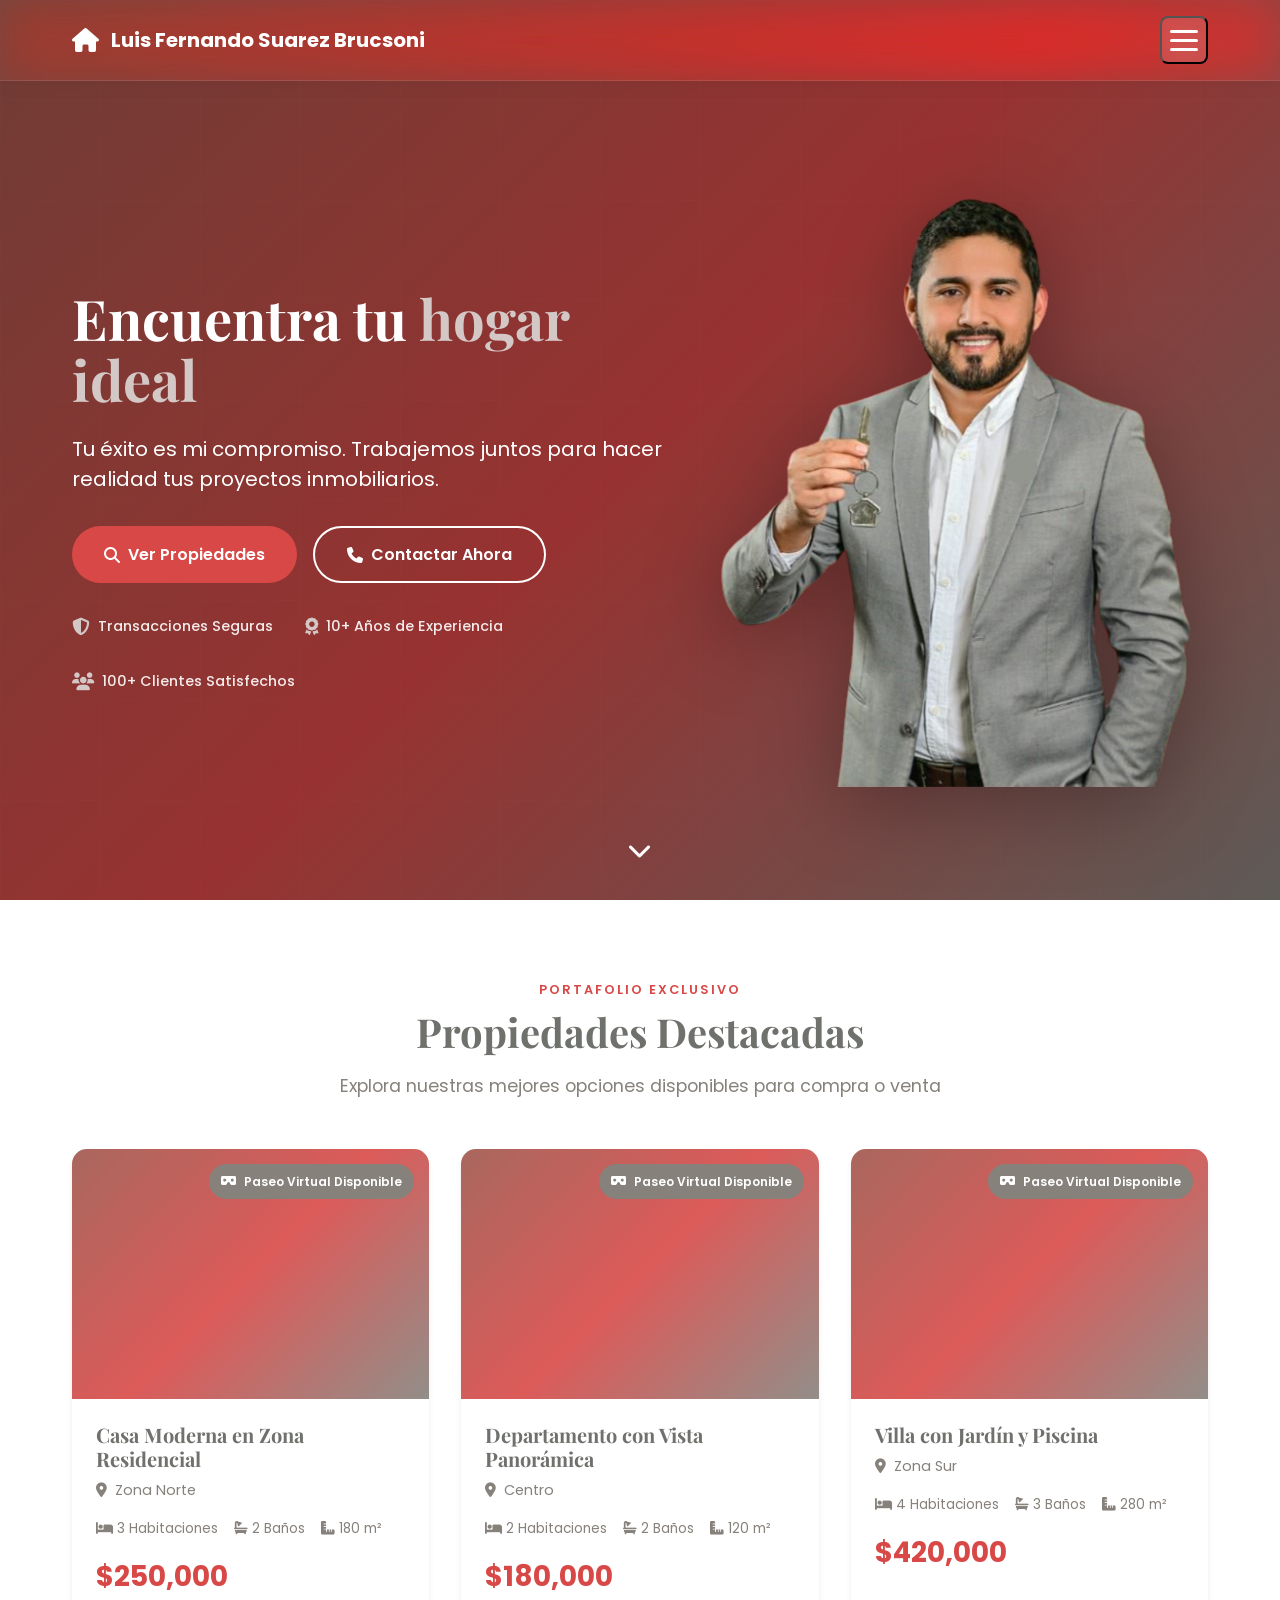
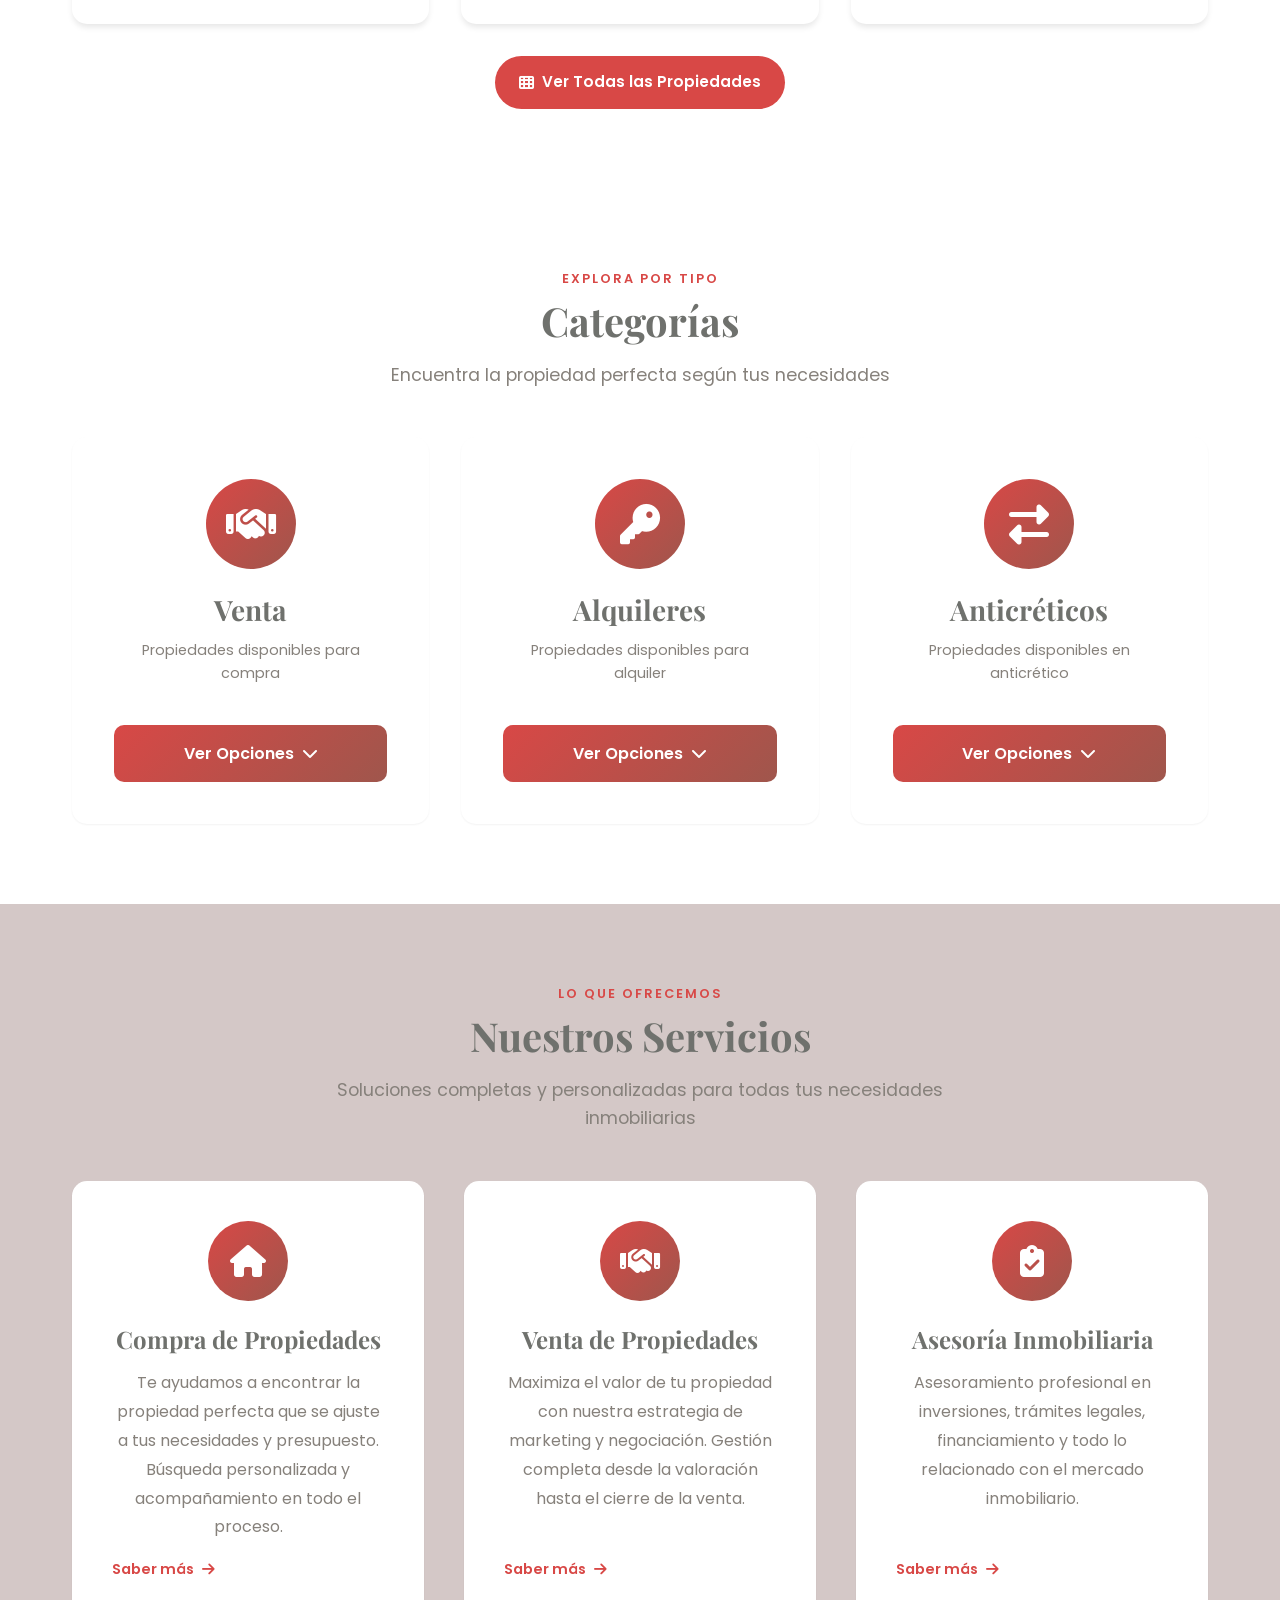
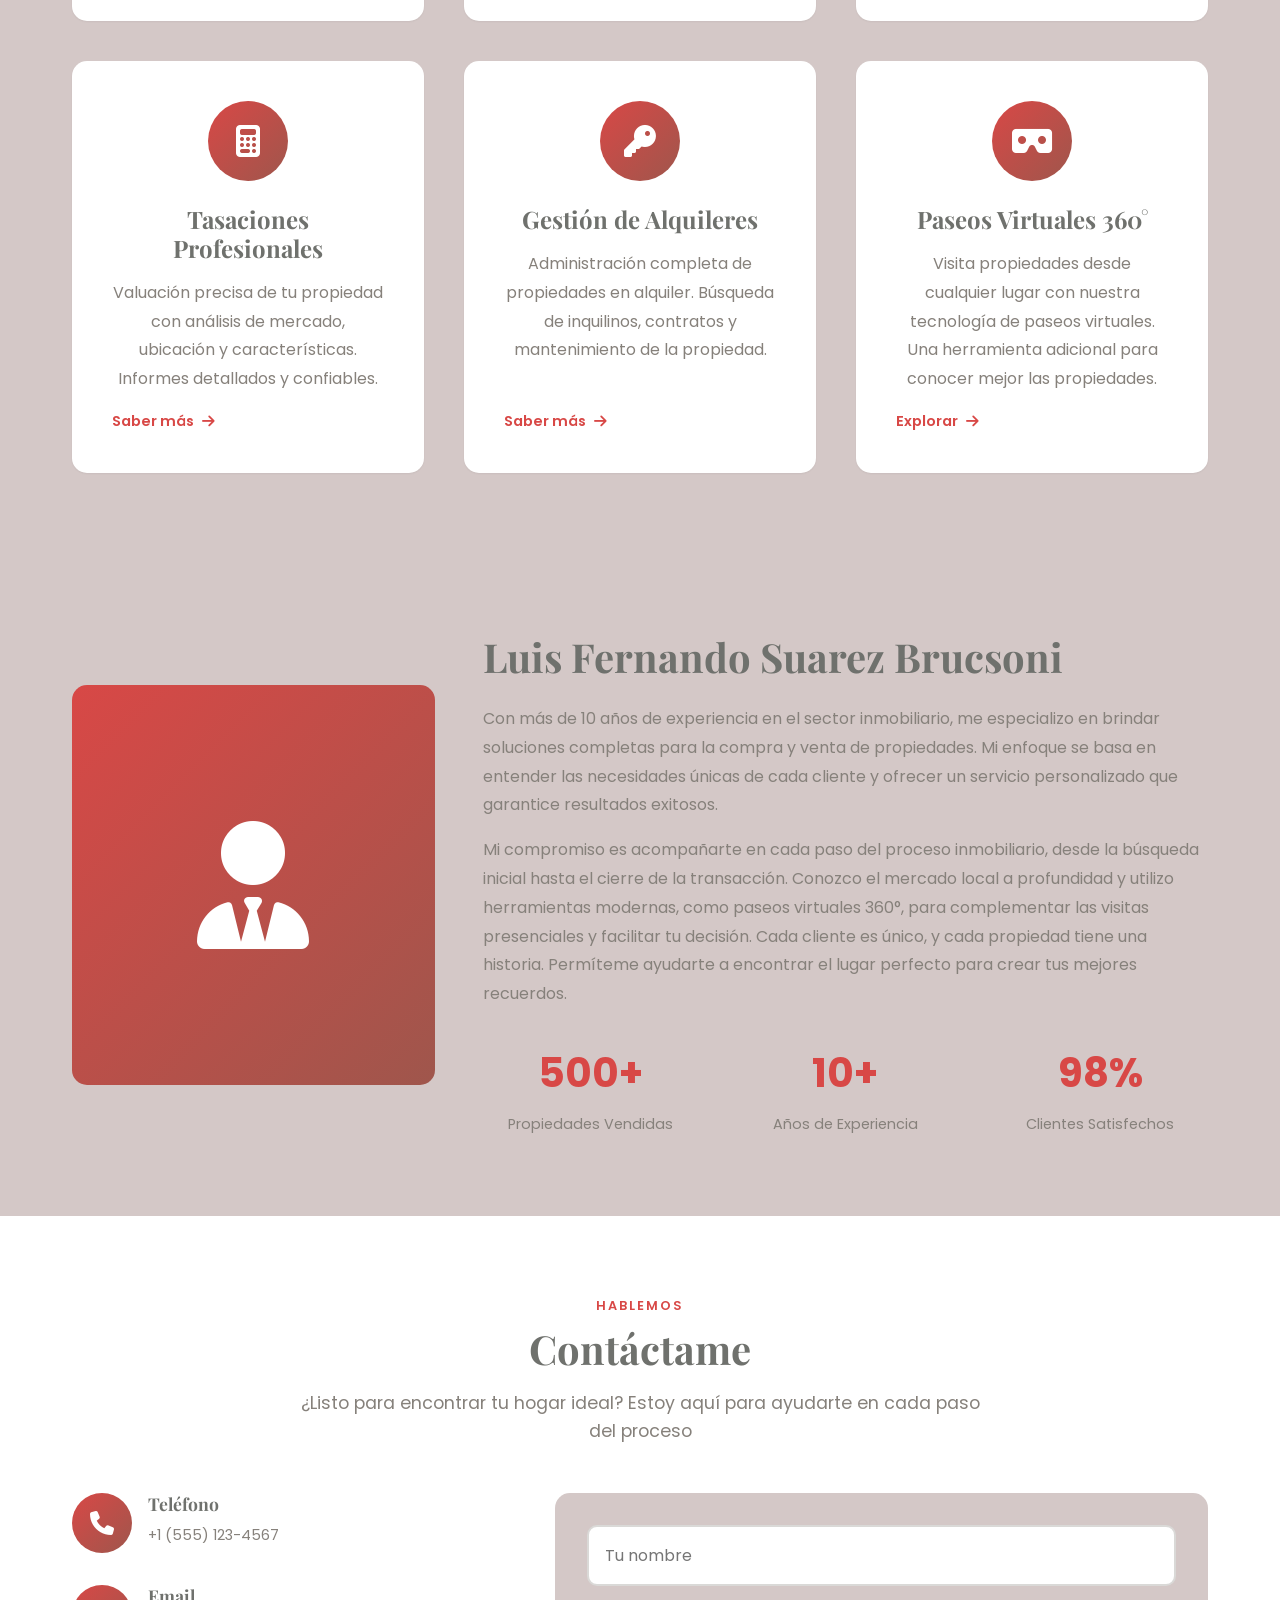
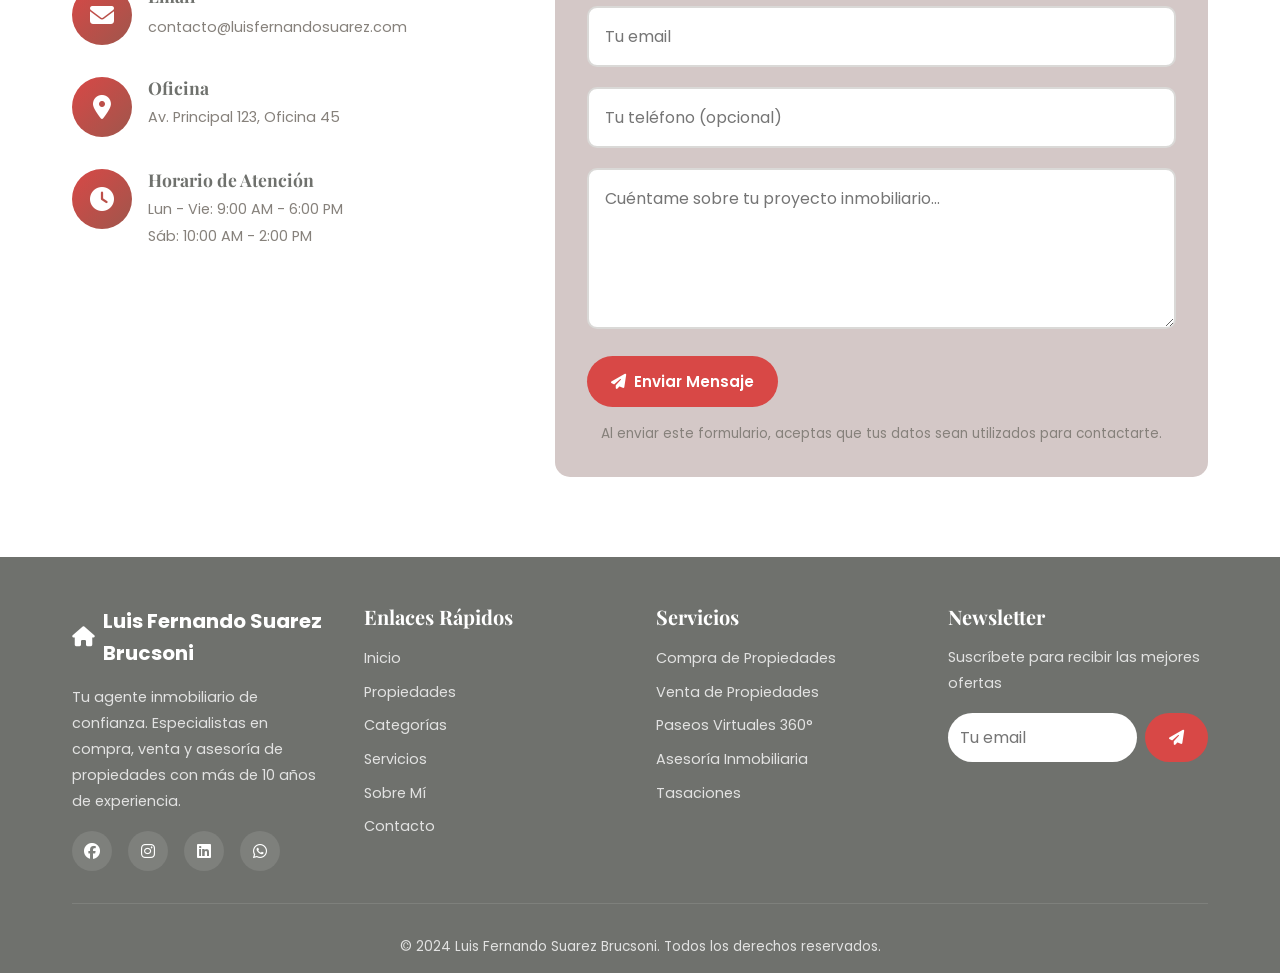
<file: docs/index.html>
<!DOCTYPE html>
<html lang="es">
<head>
    <meta charset="UTF-8">
    <meta name="viewport" content="width=device-width, initial-scale=1.0, maximum-scale=5.0, user-scalable=yes, viewport-fit=cover">
    <meta name="description" content="Luis Fernando Suarez Brucsoni - Agente Inmobiliario profesional. Compra, venta y asesoría de propiedades. Encuentra tu hogar ideal con el mejor servicio">
    <title>Luis Fernando Suarez Brucsoni - Agente Inmobiliario | Compra y Venta de Propiedades</title>
    
    <!-- iOS Safari Meta Tags -->
    <meta name="apple-mobile-web-app-capable" content="yes">
    <meta name="apple-mobile-web-app-status-bar-style" content="black-translucent">
    <meta name="apple-mobile-web-app-title" content="Luis F. Suarez">
    <meta name="format-detection" content="telephone=no">
    
    <!-- Prevent text size adjustment on iOS -->
    <meta name="apple-touch-fullscreen" content="yes">
    
    <!-- Google Fonts -->
    <link rel="preconnect" href="https://fonts.googleapis.com">
    <link rel="preconnect" href="https://fonts.gstatic.com" crossorigin>
    <link href="https://fonts.googleapis.com/css2?family=Poppins:wght@300;400;500;600;700;800&family=Playfair+Display:wght@400;600;700&display=swap" rel="stylesheet">
    
    <!-- Font Awesome -->
    <link rel="stylesheet" href="https://cdnjs.cloudflare.com/ajax/libs/font-awesome/6.4.0/css/all.min.css">
    
    <!-- CSS -->
    <link rel="stylesheet" href="static/css/style.css">
    <style>
        .sr-only {
            position: absolute;
            width: 1px;
            height: 1px;
            padding: 0;
            margin: -1px;
            overflow: hidden;
            clip: rect(0, 0, 0, 0);
            white-space: nowrap;
            border-width: 0;
        }
    </style>
</head>
<body>
    <!-- Navigation -->
    <!-- El navbar se carga dinámicamente desde components/navbar.html -->
    <div id="navbar-placeholder"></div>
    <!-- Hero Section -->
    <section id="inicio" class="hero">
        <div class="hero-overlay"></div>
        <div class="hero-content">
            <div class="container">
                <div class="hero-wrapper">
                    <div class="hero-text">
                <h1 class="hero-title">
                            Encuentra tu <span class="highlight">hogar ideal</span> </h1>
                        <p class="hero-subdescription">
                            Tu éxito es mi compromiso. Trabajemos juntos para hacer realidad tus proyectos inmobiliarios.
                </p>
                <div class="hero-buttons">
                            <a href="#propiedades" class="btn btn-primary" aria-label="Explorar propiedades disponibles">
                                <i class="fas fa-search" aria-hidden="true"></i> Ver Propiedades
                    </a>
                            <a href="#contacto" class="btn btn-secondary" aria-label="Contactar ahora">
                                <i class="fas fa-phone" aria-hidden="true"></i> Contactar Ahora
                    </a>
                </div>
                        <div class="hero-trust-badges">
                            <div class="trust-badge">
                                <i class="fas fa-shield-alt" aria-hidden="true"></i>
                                <span>Transacciones Seguras</span>
            </div>
                            <div class="trust-badge">
                                <i class="fas fa-award" aria-hidden="true"></i>
                                <span>10+ Años de Experiencia</span>
        </div>
                            <div class="trust-badge">
                                <i class="fas fa-users" aria-hidden="true"></i>
                                <span>100+ Clientes Satisfechos</span>
        </div>
            </div>
                    </div>
                    <div class="hero-image-wrapper">
                        <img src="static/images/SFDP_Nano_SosteniendoLlave.png" alt="Luis Fernando Suarez Brucsoni - Agente Inmobiliario" class="hero-agent-image">
                    </div>
                </div>
            </div>
        </div>
        <a href="#servicios" class="scroll-indicator" aria-label="Desplazarse a la siguiente sección">
            <i class="fas fa-chevron-down" aria-hidden="true"></i>
        </a>
    </section>

    <!-- Properties Section -->
    <section id="propiedades" class="properties">
        <div class="container">
            <div class="section-header">
                <span class="section-label">Portafolio exclusivo</span>
                <h2 class="section-title">Propiedades Destacadas</h2>
                <p class="section-subtitle">Explora nuestras mejores opciones disponibles para compra o venta</p>
            </div>
            <div class="properties-grid">
                <a href="Inmueble.html?id=1" class="property-card" style="text-decoration: none; color: inherit;">
                    <div class="property-image">
                        <div class="virtual-badge" aria-label="Paseo virtual disponible">
                            <i class="fas fa-vr-cardboard" aria-hidden="true"></i> Paseo Virtual Disponible
                        </div>
                        <div class="property-overlay">
                            <span class="btn-view">
                                <i class="fas fa-info-circle" aria-hidden="true"></i> Ver Detalles
                            </span>
                        </div>
                    </div>
                    <div class="property-info">
                        <h3>Casa Moderna en Zona Residencial</h3>
                        <p class="property-location">
                            <i class="fas fa-map-marker-alt" aria-hidden="true"></i> Zona Norte
                        </p>
                        <div class="property-details">
                            <span><i class="fas fa-bed" aria-hidden="true"></i> 3 Habitaciones</span>
                            <span><i class="fas fa-bath" aria-hidden="true"></i> 2 Baños</span>
                            <span><i class="fas fa-ruler-combined" aria-hidden="true"></i> 180 m²</span>
                        </div>
                        <div class="property-price">$250,000</div>
                    </div>
                </a>
                <a href="Inmueble.html?id=2" class="property-card" style="text-decoration: none; color: inherit;">
                    <div class="property-image">
                        <div class="virtual-badge" aria-label="Paseo virtual disponible">
                            <i class="fas fa-vr-cardboard" aria-hidden="true"></i> Paseo Virtual Disponible
                        </div>
                        <div class="property-overlay">
                            <span class="btn-view">
                                <i class="fas fa-info-circle" aria-hidden="true"></i> Ver Detalles
                            </span>
                        </div>
                    </div>
                    <div class="property-info">
                        <h3>Departamento con Vista Panorámica</h3>
                        <p class="property-location">
                            <i class="fas fa-map-marker-alt"></i> Centro
                        </p>
                        <div class="property-details">
                            <span><i class="fas fa-bed"></i> 2 Habitaciones</span>
                            <span><i class="fas fa-bath"></i> 2 Baños</span>
                            <span><i class="fas fa-ruler-combined"></i> 120 m²</span>
                        </div>
                        <div class="property-price">$180,000</div>
                    </div>
                </a>
                <a href="Portafolio.html" class="property-card" style="text-decoration: none; color: inherit;">
                    <div class="property-image">
                        <div class="virtual-badge" aria-label="Paseo virtual disponible">
                            <i class="fas fa-vr-cardboard" aria-hidden="true"></i> Paseo Virtual Disponible
                        </div>
                        <div class="property-overlay">
                            <span class="btn-view">
                                <i class="fas fa-th" aria-hidden="true"></i> Ver Más Propiedades
                            </span>
                        </div>
                    </div>
                    <div class="property-info">
                        <h3>Villa con Jardín y Piscina</h3>
                        <p class="property-location">
                            <i class="fas fa-map-marker-alt"></i> Zona Sur
                        </p>
                        <div class="property-details">
                            <span><i class="fas fa-bed"></i> 4 Habitaciones</span>
                            <span><i class="fas fa-bath"></i> 3 Baños</span>
                            <span><i class="fas fa-ruler-combined"></i> 280 m²</span>
                        </div>
                        <div class="property-price">$420,000</div>
                    </div>
                </a>
            </div>
            <div class="properties-cta">
                <a href="Portafolio.html" class="btn btn-primary" aria-label="Ver todas las propiedades disponibles">
                    <i class="fas fa-th" aria-hidden="true"></i> Ver Todas las Propiedades
                </a>
            </div>
        </div>
    </section>

    <!-- Categories Section -->
    <section id="categorias" class="categories">
        <div class="container">
            <div class="section-header">
                <span class="section-label">Explora por tipo</span>
                <h2 class="section-title">Categorías</h2>
                <p class="section-subtitle">Encuentra la propiedad perfecta según tus necesidades</p>
            </div>
            <div class="categories-grid">
                <div class="category-card" data-category="venta">
                    <div class="category-icon">
                        <i class="fas fa-handshake" aria-hidden="true"></i>
                    </div>
                    <h3>Venta</h3>
                    <p>Propiedades disponibles para compra</p>
                    <div class="category-subcategories" id="subcategories-venta">
                        <a href="Portafolio.html?categoria=venta&subcategoria=familias" class="subcategory-btn" aria-label="Ver propiedades en venta para familias">
                            <i class="fas fa-home" aria-hidden="true"></i> Para Familias
                        </a>
                        <a href="Portafolio.html?categoria=venta&subcategoria=empresas" class="subcategory-btn" aria-label="Ver propiedades en venta para empresas">
                            <i class="fas fa-building" aria-hidden="true"></i> Para Empresas
                        </a>
                        <a href="Portafolio.html?categoria=venta&subcategoria=invertir" class="subcategory-btn" aria-label="Ver propiedades en venta para invertir">
                            <i class="fas fa-chart-line" aria-hidden="true"></i> Para Invertir
                        </a>
                        <a href="Portafolio.html?categoria=venta" class="subcategory-btn" aria-label="Ver todas las propiedades en venta">
                            <i class="fas fa-th" aria-hidden="true"></i> Todos
                        </a>
                        <a href="Portafolio.html?categoria=venta" class="subcategory-btn" aria-label="Ver otras opciones en venta">
                            <i class="fas fa-ellipsis-h" aria-hidden="true"></i> Otros
                        </a>
                    </div>
                    <button class="category-toggle" aria-label="Ver opciones de venta" aria-expanded="false">
                        <span class="toggle-text">Ver Opciones</span>
                        <i class="fas fa-chevron-down" aria-hidden="true"></i>
                    </button>
                </div>
                <div class="category-card" data-category="alquileres">
                    <div class="category-icon">
                        <i class="fas fa-key" aria-hidden="true"></i>
                    </div>
                    <h3>Alquileres</h3>
                    <p>Propiedades disponibles para alquiler</p>
                    <div class="category-subcategories" id="subcategories-alquileres">
                        <a href="Portafolio.html?categoria=alquiler&subcategoria=familias" class="subcategory-btn" aria-label="Ver propiedades en alquiler para familias">
                            <i class="fas fa-home" aria-hidden="true"></i> Para Familias
                        </a>
                        <a href="Portafolio.html?categoria=alquiler&subcategoria=empresas" class="subcategory-btn" aria-label="Ver propiedades en alquiler para empresas">
                            <i class="fas fa-building" aria-hidden="true"></i> Para Empresas
                        </a>
                        <a href="Portafolio.html?categoria=alquiler&subcategoria=invertir" class="subcategory-btn" aria-label="Ver propiedades en alquiler para invertir">
                            <i class="fas fa-chart-line" aria-hidden="true"></i> Para Invertir
                        </a>
                        <a href="Portafolio.html?categoria=alquiler" class="subcategory-btn" aria-label="Ver todas las propiedades en alquiler">
                            <i class="fas fa-th" aria-hidden="true"></i> Todos
                        </a>
                        <a href="Portafolio.html?categoria=alquiler" class="subcategory-btn" aria-label="Ver otras opciones en alquiler">
                            <i class="fas fa-ellipsis-h" aria-hidden="true"></i> Otros
                        </a>
                    </div>
                    <button class="category-toggle" aria-label="Ver opciones de alquileres" aria-expanded="false">
                        <span class="toggle-text">Ver Opciones</span>
                        <i class="fas fa-chevron-down" aria-hidden="true"></i>
                    </button>
                </div>
                <div class="category-card" data-category="anticreticos">
                    <div class="category-icon">
                        <i class="fas fa-exchange-alt" aria-hidden="true"></i>
                    </div>
                    <h3>Anticréticos</h3>
                    <p>Propiedades disponibles en anticrético</p>
                    <div class="category-subcategories" id="subcategories-anticreticos">
                        <a href="Portafolio.html?categoria=anticretico&subcategoria=familias" class="subcategory-btn" aria-label="Ver propiedades en anticrético para familias">
                            <i class="fas fa-home" aria-hidden="true"></i> Para Familias
                        </a>
                        <a href="Portafolio.html?categoria=anticretico&subcategoria=empresas" class="subcategory-btn" aria-label="Ver propiedades en anticrético para empresas">
                            <i class="fas fa-building" aria-hidden="true"></i> Para Empresas
                        </a>
                        <a href="Portafolio.html?categoria=anticretico&subcategoria=invertir" class="subcategory-btn" aria-label="Ver propiedades en anticrético para invertir">
                            <i class="fas fa-chart-line" aria-hidden="true"></i> Para Invertir
                        </a>
                        <a href="Portafolio.html?categoria=anticretico" class="subcategory-btn" aria-label="Ver todas las propiedades en anticrético">
                            <i class="fas fa-th" aria-hidden="true"></i> Todos
                        </a>
                        <a href="Portafolio.html?categoria=anticretico" class="subcategory-btn" aria-label="Ver otras opciones en anticrético">
                            <i class="fas fa-ellipsis-h" aria-hidden="true"></i> Otros
                        </a>
                    </div>
                    <button class="category-toggle" aria-label="Ver opciones de anticréticos" aria-expanded="false">
                        <span class="toggle-text">Ver Opciones</span>
                        <i class="fas fa-chevron-down" aria-hidden="true"></i>
                    </button>
                </div>
            </div>
        </div>
    </section>

    <!-- Services Section -->
    <section id="servicios" class="features">
        <div class="container">
            <div class="section-header">
                <span class="section-label">Lo que ofrecemos</span>
                <h2 class="section-title">Nuestros Servicios</h2>
                <p class="section-subtitle">Soluciones completas y personalizadas para todas tus necesidades inmobiliarias</p>
            </div>
            <div class="features-grid">
                <div class="feature-card">
                    <div class="feature-icon">
                        <i class="fas fa-home" aria-hidden="true"></i>
                    </div>
                    <h3>Compra de Propiedades</h3>
                    <p>Te ayudamos a encontrar la propiedad perfecta que se ajuste a tus necesidades y presupuesto. Búsqueda personalizada y acompañamiento en todo el proceso.</p>
                    <a href="#contacto" class="feature-link" aria-label="Solicitar información sobre compra de propiedades">
                        Saber más <i class="fas fa-arrow-right" aria-hidden="true"></i>
                    </a>
                </div>
                <div class="feature-card">
                    <div class="feature-icon">
                        <i class="fas fa-handshake" aria-hidden="true"></i>
                    </div>
                    <h3>Venta de Propiedades</h3>
                    <p>Maximiza el valor de tu propiedad con nuestra estrategia de marketing y negociación. Gestión completa desde la valoración hasta el cierre de la venta.</p>
                    <a href="#contacto" class="feature-link" aria-label="Solicitar información sobre venta de propiedades">
                        Saber más <i class="fas fa-arrow-right" aria-hidden="true"></i>
                    </a>
                </div>
                <div class="feature-card">
                    <div class="feature-icon">
                        <i class="fas fa-clipboard-check" aria-hidden="true"></i>
                    </div>
                    <h3>Asesoría Inmobiliaria</h3>
                    <p>Asesoramiento profesional en inversiones, trámites legales, financiamiento y todo lo relacionado con el mercado inmobiliario.</p>
                    <a href="#contacto" class="feature-link" aria-label="Solicitar asesoría inmobiliaria">
                        Saber más <i class="fas fa-arrow-right" aria-hidden="true"></i>
                    </a>
                </div>
                <div class="feature-card">
                    <div class="feature-icon">
                        <i class="fas fa-calculator" aria-hidden="true"></i>
                    </div>
                    <h3>Tasaciones Profesionales</h3>
                    <p>Valuación precisa de tu propiedad con análisis de mercado, ubicación y características. Informes detallados y confiables.</p>
                    <a href="#contacto" class="feature-link" aria-label="Solicitar tasación profesional">
                        Saber más <i class="fas fa-arrow-right" aria-hidden="true"></i>
                    </a>
                </div>
                <div class="feature-card">
                    <div class="feature-icon">
                        <i class="fas fa-key" aria-hidden="true"></i>
                    </div>
                    <h3>Gestión de Alquileres</h3>
                    <p>Administración completa de propiedades en alquiler. Búsqueda de inquilinos, contratos y mantenimiento de la propiedad.</p>
                    <a href="#contacto" class="feature-link" aria-label="Solicitar información sobre gestión de alquileres">
                        Saber más <i class="fas fa-arrow-right" aria-hidden="true"></i>
                    </a>
                </div>
                <div class="feature-card">
                    <div class="feature-icon">
                        <i class="fas fa-vr-cardboard" aria-hidden="true"></i>
                    </div>
                    <h3>Paseos Virtuales 360°</h3>
                    <p>Visita propiedades desde cualquier lugar con nuestra tecnología de paseos virtuales. Una herramienta adicional para conocer mejor las propiedades.</p>
                    <a href="#propiedades" class="feature-link" aria-label="Ver propiedades con paseos virtuales">
                        Explorar <i class="fas fa-arrow-right" aria-hidden="true"></i>
                    </a>
                </div>
            </div>
        </div>
    </section>

   

    <!-- About Section -->
    <section id="sobre-mi" class="about">
        <div class="container">
            <div class="about-content">
                <div class="about-image">
                    <div class="about-image-placeholder">
                        <i class="fas fa-user-tie"></i>
                    </div>
                </div>
                <div class="about-text">
                    <h2 class="section-title">Luis Fernando Suarez Brucsoni</h2>
                    <p class="about-description">
                        Con más de 10 años de experiencia en el sector inmobiliario, me especializo en brindar 
                        soluciones completas para la compra y venta de propiedades. Mi enfoque se basa en 
                        entender las necesidades únicas de cada cliente y ofrecer un servicio personalizado 
                        que garantice resultados exitosos.
                    </p>
                    <p class="about-description">
                        Mi compromiso es acompañarte en cada paso del proceso inmobiliario, desde la búsqueda 
                        inicial hasta el cierre de la transacción. Conozco el mercado local a profundidad y 
                        utilizo herramientas modernas, como paseos virtuales 360°, para complementar las 
                        visitas presenciales y facilitar tu decisión. Cada cliente es único, y cada propiedad 
                        tiene una historia. Permíteme ayudarte a encontrar el lugar perfecto para crear tus mejores recuerdos.
                    </p>
                    <div class="about-stats">
                        <div class="stat-item">
                            <div class="stat-number">500+</div>
                            <div class="stat-label">Propiedades Vendidas</div>
                        </div>
                        <div class="stat-item">
                            <div class="stat-number">10+</div>
                            <div class="stat-label">Años de Experiencia</div>
                        </div>
                        <div class="stat-item">
                            <div class="stat-number">98%</div>
                            <div class="stat-label">Clientes Satisfechos</div>
                        </div>
                    </div>
                </div>
            </div>
        </div>
    </section>

    <!-- Contact Section -->
    <section id="contacto" class="contact">
        <div class="container">
            <div class="section-header">
                <span class="section-label">Hablemos</span>
                <h2 class="section-title">Contáctame</h2>
                <p class="section-subtitle">¿Listo para encontrar tu hogar ideal? Estoy aquí para ayudarte en cada paso del proceso</p>
            </div>
            <div class="contact-content">
                <div class="contact-info">
                    <div class="contact-item">
                        <div class="contact-icon">
                            <i class="fas fa-phone" aria-hidden="true"></i>
                        </div>
                        <div class="contact-details">
                            <h3>Teléfono</h3>
                            <a href="tel:+15551234567" aria-label="Llamar al teléfono">+1 (555) 123-4567</a>
                        </div>
                    </div>
                    <div class="contact-item">
                        <div class="contact-icon">
                            <i class="fas fa-envelope" aria-hidden="true"></i>
                        </div>
                        <div class="contact-details">
                            <h3>Email</h3>
                            <a href="mailto:contacto@luisfernandosuarez.com" aria-label="Enviar un email">contacto@luisfernandosuarez.com</a>
                        </div>
                    </div>
                    <div class="contact-item">
                        <div class="contact-icon">
                            <i class="fas fa-map-marker-alt" aria-hidden="true"></i>
                        </div>
                        <div class="contact-details">
                            <h3>Oficina</h3>
                            <p>Av. Principal 123, Oficina 45</p>
                        </div>
                    </div>
                    <div class="contact-item">
                        <div class="contact-icon">
                            <i class="fas fa-clock" aria-hidden="true"></i>
                        </div>
                        <div class="contact-details">
                            <h3>Horario de Atención</h3>
                            <p>Lun - Vie: 9:00 AM - 6:00 PM</p>
                            <p>Sáb: 10:00 AM - 2:00 PM</p>
                        </div>
                    </div>
                </div>
                <form class="contact-form" id="contactForm" aria-label="Formulario de contacto">
                    <div class="form-group">
                        <label for="name" class="sr-only">Nombre</label>
                        <input type="text" id="name" name="name" placeholder="Tu nombre" required aria-required="true">
                    </div>
                    <div class="form-group">
                        <label for="email" class="sr-only">Email</label>
                        <input type="email" id="email" name="email" placeholder="Tu email" required aria-required="true">
                    </div>
                    <div class="form-group">
                        <label for="phone" class="sr-only">Teléfono</label>
                        <input type="tel" id="phone" name="phone" placeholder="Tu teléfono (opcional)">
                    </div>
                    <div class="form-group">
                        <label for="message" class="sr-only">Mensaje</label>
                        <textarea id="message" name="message" rows="5" placeholder="Cuéntame sobre tu proyecto inmobiliario..." required aria-required="true"></textarea>
                    </div>
                    <button type="submit" class="btn btn-primary" aria-label="Enviar mensaje de contacto">
                        <i class="fas fa-paper-plane" aria-hidden="true"></i> Enviar Mensaje
                    </button>
                    <p class="form-privacy">Al enviar este formulario, aceptas que tus datos sean utilizados para contactarte.</p>
                </form>
            </div>
        </div>
    </section>

    <!-- Footer -->
    <footer class="footer">
        <div class="container">
            <div class="footer-content">
                <div class="footer-section">
                    <div class="footer-logo">
                        <i class="fas fa-home"></i>
                        <span>Luis Fernando Suarez Brucsoni</span>
                    </div>
                    <p>Tu agente inmobiliario de confianza. Especialistas en compra, venta y asesoría de propiedades con más de 10 años de experiencia.</p>
                    <div class="social-links">
                        <a href="#" aria-label="Síguenos en Facebook" target="_blank" rel="noopener noreferrer"><i class="fab fa-facebook" aria-hidden="true"></i></a>
                        <a href="#" aria-label="Síguenos en Instagram" target="_blank" rel="noopener noreferrer"><i class="fab fa-instagram" aria-hidden="true"></i></a>
                        <a href="#" aria-label="Conectar en LinkedIn" target="_blank" rel="noopener noreferrer"><i class="fab fa-linkedin" aria-hidden="true"></i></a>
                        <a href="#" aria-label="Contactar por WhatsApp" target="_blank" rel="noopener noreferrer"><i class="fab fa-whatsapp" aria-hidden="true"></i></a>
                    </div>
                </div>
                <div class="footer-section">
                    <h3>Enlaces Rápidos</h3>
                    <ul>
                        <li><a href="#inicio">Inicio</a></li>
                        <li><a href="#propiedades">Propiedades</a></li>
                        <li><a href="#categorias">Categorías</a></li>
                        <li><a href="#servicios">Servicios</a></li>
                        <li><a href="#sobre-mi">Sobre Mí</a></li>
                        <li><a href="#contacto">Contacto</a></li>
                    </ul>
                </div>
                <div class="footer-section">
                    <h3>Servicios</h3>
                    <ul>
                        <li><a href="#servicios">Compra de Propiedades</a></li>
                        <li><a href="#servicios">Venta de Propiedades</a></li>
                        <li><a href="#servicios">Paseos Virtuales 360°</a></li>
                        <li><a href="#servicios">Asesoría Inmobiliaria</a></li>
                        <li><a href="#servicios">Tasaciones</a></li>
                    </ul>
                </div>
                <div class="footer-section">
                    <h3>Newsletter</h3>
                    <p>Suscríbete para recibir las mejores ofertas</p>
                    <form class="newsletter-form" aria-label="Formulario de suscripción al newsletter">
                        <label for="newsletter-email" class="sr-only">Email para newsletter</label>
                        <input type="email" id="newsletter-email" placeholder="Tu email" required aria-required="true">
                        <button type="submit" class="btn btn-primary" aria-label="Suscribirse al newsletter">
                            <i class="fas fa-paper-plane" aria-hidden="true"></i>
                        </button>
                    </form>
                </div>
            </div>
            <div class="footer-bottom">
                <p>&copy; 2024 Luis Fernando Suarez Brucsoni. Todos los derechos reservados.</p>
            </div>
        </div>
    </footer>

    <!-- Back to Top Button -->
    <button id="backToTop" class="back-to-top" aria-label="Volver arriba">
        <i class="fas fa-arrow-up"></i>
    </button>

    <!-- JavaScript -->
    <script src="static/js/navbar.js"></script>
    <script src="static/js/main.js"></script>
</body>
</html>
</file>
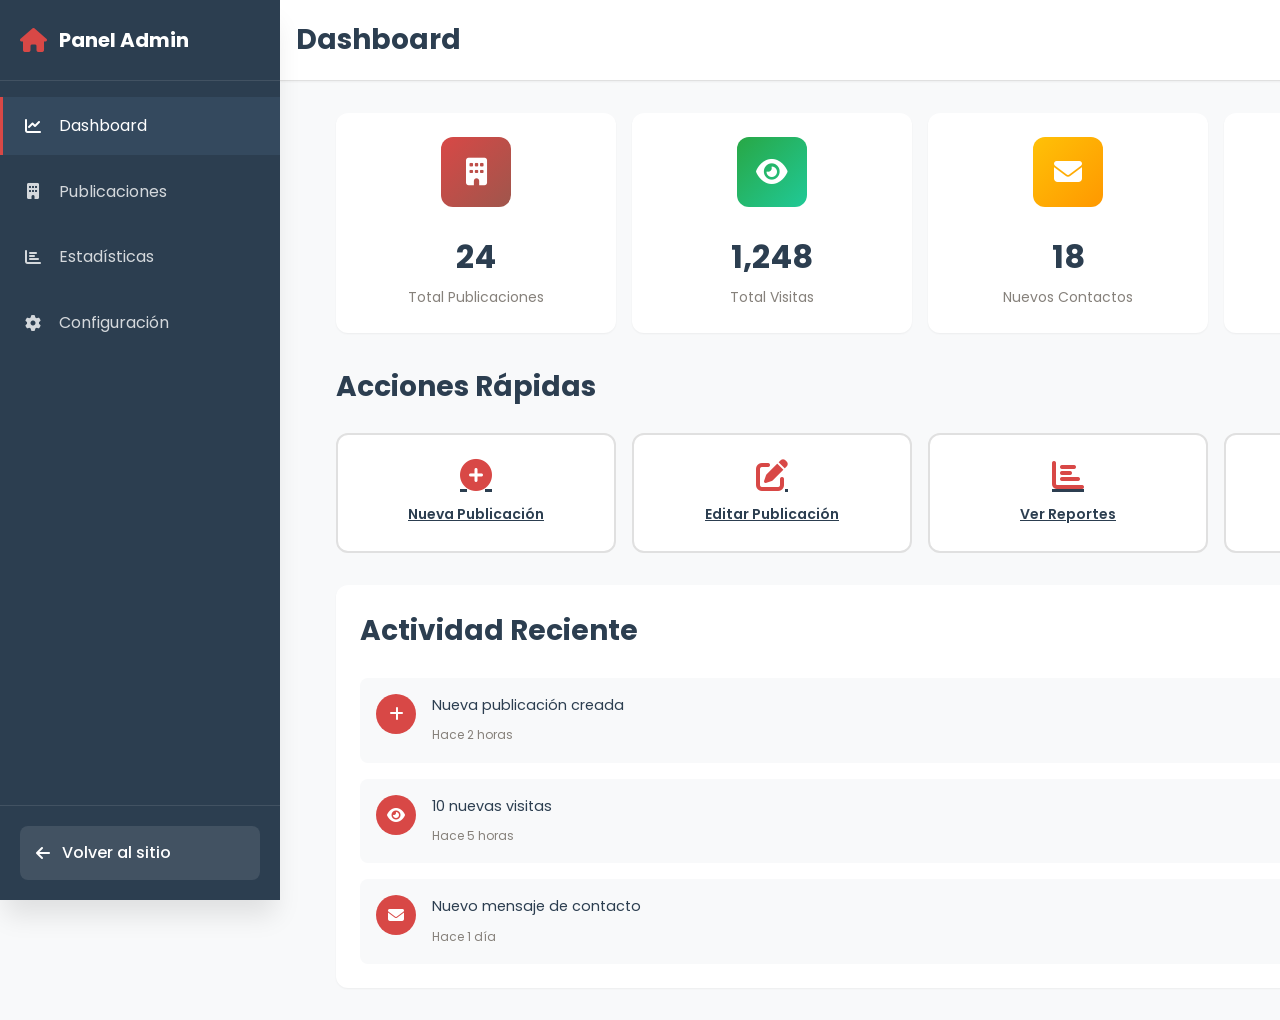
<file: docs/Panel.html>
<!DOCTYPE html>
<html lang="es">
<head>
    <meta charset="UTF-8">
    <meta name="viewport" content="width=device-width, initial-scale=1.0, maximum-scale=5.0, user-scalable=yes, viewport-fit=cover">
    <meta name="description" content="Panel de administración - Gestión de publicaciones y rendimiento">
    <title>Panel de Administración | Luis Fernando Suarez</title>
    
    <!-- iOS Safari Meta Tags -->
    <meta name="apple-mobile-web-app-capable" content="yes">
    <meta name="apple-mobile-web-app-status-bar-style" content="black-translucent">
    <meta name="apple-mobile-web-app-title" content="Panel Admin">
    
    <!-- Google Fonts -->
    <link rel="preconnect" href="https://fonts.googleapis.com">
    <link rel="preconnect" href="https://fonts.gstatic.com" crossorigin>
    <link href="https://fonts.googleapis.com/css2?family=Poppins:wght@300;400;500;600;700;800&family=Playfair+Display:wght@400;600;700&display=swap" rel="stylesheet">
    
    <!-- Font Awesome -->
    <link rel="stylesheet" href="https://cdnjs.cloudflare.com/ajax/libs/font-awesome/6.4.0/css/all.min.css">
    
    <!-- CSS -->
    <link rel="stylesheet" href="static/css/panel.css">
</head>
<body>
    <!-- Sidebar Navigation -->
    <aside class="sidebar" id="sidebar">
        <div class="sidebar-header">
            <a href="index.html" class="sidebar-logo">
                <i class="fas fa-home" aria-hidden="true"></i>
                <span>Panel Admin</span>
            </a>
            <button class="sidebar-toggle" id="sidebarToggle" aria-label="Cerrar menú">
                <i class="fas fa-times" aria-hidden="true"></i>
            </button>
        </div>
        
        <nav class="sidebar-nav" role="navigation" aria-label="Navegación del panel">
            <ul class="nav-list">
                <li class="nav-item">
                    <a href="#dashboard" class="nav-link active" data-section="dashboard">
                        <i class="fas fa-chart-line" aria-hidden="true"></i>
                        <span>Dashboard</span>
                    </a>
                </li>
                <li class="nav-item">
                    <a href="#publicaciones" class="nav-link" data-section="publicaciones">
                        <i class="fas fa-building" aria-hidden="true"></i>
                        <span>Publicaciones</span>
                    </a>
                </li>
                <li class="nav-item">
                    <a href="#estadisticas" class="nav-link" data-section="estadisticas">
                        <i class="fas fa-chart-bar" aria-hidden="true"></i>
                        <span>Estadísticas</span>
                    </a>
                </li>
                <li class="nav-item">
                    <a href="#configuracion" class="nav-link" data-section="configuracion">
                        <i class="fas fa-cog" aria-hidden="true"></i>
                        <span>Configuración</span>
                    </a>
                </li>
            </ul>
        </nav>
        
        <div class="sidebar-footer">
            <a href="index.html" class="btn-back">
                <i class="fas fa-arrow-left" aria-hidden="true"></i>
                <span>Volver al sitio</span>
            </a>
        </div>
    </aside>

    <!-- Main Content -->
    <div class="main-content">
        <!-- Top Bar -->
        <header class="top-bar">
            <button class="menu-toggle" id="menuToggle" aria-label="Abrir menú">
                <i class="fas fa-bars" aria-hidden="true"></i>
            </button>
            <div class="top-bar-content">
                <h1 class="page-title" id="pageTitle">Dashboard</h1>
                <div class="top-bar-actions">
                    <button class="btn-icon" aria-label="Notificaciones">
                        <i class="fas fa-bell" aria-hidden="true"></i>
                        <span class="badge">3</span>
                    </button>
                    <div class="user-menu">
                        <button class="user-btn" aria-label="Menú de usuario">
                            <i class="fas fa-user-circle" aria-hidden="true"></i>
                            <span>Admin</span>
                        </button>
                    </div>
                </div>
            </div>
        </header>

        <!-- Dashboard Section -->
        <section id="dashboard" class="content-section active">
            <div class="container-fluid">
                <!-- Stats Cards -->
                <div class="stats-grid">
                    <div class="stat-card">
                        <div class="stat-icon stat-icon-primary">
                            <i class="fas fa-building" aria-hidden="true"></i>
                        </div>
                        <div class="stat-content">
                            <h3 class="stat-value" id="totalPublicaciones">0</h3>
                            <p class="stat-label">Total Publicaciones</p>
                        </div>
                    </div>
                    <div class="stat-card">
                        <div class="stat-icon stat-icon-success">
                            <i class="fas fa-eye" aria-hidden="true"></i>
                        </div>
                        <div class="stat-content">
                            <h3 class="stat-value" id="totalVisitas">0</h3>
                            <p class="stat-label">Total Visitas</p>
                        </div>
                    </div>
                    <div class="stat-card">
                        <div class="stat-icon stat-icon-warning">
                            <i class="fas fa-envelope" aria-hidden="true"></i>
                        </div>
                        <div class="stat-content">
                            <h3 class="stat-value" id="totalContactos">0</h3>
                            <p class="stat-label">Nuevos Contactos</p>
                        </div>
                    </div>
                    <div class="stat-card">
                        <div class="stat-icon stat-icon-info">
                            <i class="fas fa-chart-line" aria-hidden="true"></i>
                        </div>
                        <div class="stat-content">
                            <h3 class="stat-value" id="tasaConversion">0%</h3>
                            <p class="stat-label">Tasa de Conversión</p>
                        </div>
                    </div>
                </div>

                <!-- Quick Actions -->
                <div class="quick-actions">
                    <h2 class="section-title">Acciones Rápidas</h2>
                    <div class="actions-grid">
                        <a href="Publicacion.html" class="action-btn" id="btnNuevaPublicacion">
                            <i class="fas fa-plus-circle" aria-hidden="true"></i>
                            <span>Nueva Publicación</span>
                        </a>
                        <a href="#publicaciones" class="action-btn" aria-label="Ir a publicaciones para editar">
                            <i class="fas fa-edit" aria-hidden="true"></i>
                            <span>Editar Publicación</span>
                        </a>
                        <a href="#estadisticas" class="action-btn" aria-label="Ver reportes y estadísticas">
                            <i class="fas fa-chart-bar" aria-hidden="true"></i>
                            <span>Ver Reportes</span>
                        </a>
                        <button class="action-btn" onclick="exportarDatos()" aria-label="Exportar datos">
                            <i class="fas fa-download" aria-hidden="true"></i>
                            <span>Exportar Datos</span>
                        </button>
                    </div>
                </div>

                <!-- Recent Activity -->
                <div class="recent-activity">
                    <h2 class="section-title">Actividad Reciente</h2>
                    <div class="activity-list" id="activityList">
                        <div class="activity-item">
                            <div class="activity-icon">
                                <i class="fas fa-plus" aria-hidden="true"></i>
                            </div>
                            <div class="activity-content">
                                <p class="activity-text">Nueva publicación creada</p>
                                <span class="activity-time">Hace 2 horas</span>
                            </div>
                        </div>
                        <div class="activity-item">
                            <div class="activity-icon">
                                <i class="fas fa-eye" aria-hidden="true"></i>
                            </div>
                            <div class="activity-content">
                                <p class="activity-text">10 nuevas visitas</p>
                                <span class="activity-time">Hace 5 horas</span>
                            </div>
                        </div>
                        <div class="activity-item">
                            <div class="activity-icon">
                                <i class="fas fa-envelope" aria-hidden="true"></i>
                            </div>
                            <div class="activity-content">
                                <p class="activity-text">Nuevo mensaje de contacto</p>
                                <span class="activity-time">Hace 1 día</span>
                            </div>
                        </div>
                    </div>
                </div>
            </div>
        </section>

        <!-- Publicaciones Section -->
        <section id="publicaciones" class="content-section">
            <div class="container-fluid">
                <div class="section-header">
                    <h2 class="section-title">Gestión de Publicaciones</h2>
                    <a href="Publicacion.html" class="btn btn-primary" id="btnAgregarPublicacion">
                        <i class="fas fa-plus" aria-hidden="true"></i>
                        <span>Agregar Publicación</span>
                    </a>
                </div>

                <!-- Filters -->
                <div class="filters-bar">
                    <div class="search-box">
                        <i class="fas fa-search" aria-hidden="true"></i>
                        <input type="text" id="searchInput" placeholder="Buscar publicaciones..." aria-label="Buscar publicaciones">
                    </div>
                    <select class="filter-select" id="filterStatus" aria-label="Filtrar por estado">
                        <option value="all">Todos los estados</option>
                        <option value="active">Activas</option>
                        <option value="inactive">Inactivas</option>
                        <option value="draft">Borradores</option>
                    </select>
                    <select class="filter-select" id="filterCategory" aria-label="Filtrar por categoría">
                        <option value="all">Todas las categorías</option>
                        <option value="venta">Venta</option>
                        <option value="alquiler">Alquiler</option>
                        <option value="anticretico">Anticrético</option>
                    </select>
                </div>

                <!-- Publications Table -->
                <div class="table-container">
                    <table class="data-table" role="table">
                        <thead>
                            <tr>
                                <th>ID</th>
                                <th>Título</th>
                                <th>Categoría</th>
                                <th>Estado</th>
                                <th>Visitas</th>
                                <th>Fecha</th>
                                <th>Acciones</th>
                            </tr>
                        </thead>
                        <tbody id="publicationsTableBody">
                            <!-- Las publicaciones se cargarán dinámicamente -->
                        </tbody>
                    </table>
                </div>

                <!-- Pagination -->
                <div class="pagination" id="pagination">
                    <button class="pagination-btn" id="prevPage" disabled>
                        <i class="fas fa-chevron-left" aria-hidden="true"></i>
                        <span>Anterior</span>
                    </button>
                    <div class="pagination-info">
                        <span id="pageInfo">Página 1 de 1</span>
                    </div>
                    <button class="pagination-btn" id="nextPage" disabled>
                        <span>Siguiente</span>
                        <i class="fas fa-chevron-right" aria-hidden="true"></i>
                    </button>
                </div>
            </div>
        </section>

        <!-- Estadísticas Section -->
        <section id="estadisticas" class="content-section">
            <div class="container-fluid">
                <h2 class="section-title">Estadísticas y Rendimiento</h2>
                
                <!-- Charts Container -->
                <div class="charts-grid">
                    <div class="chart-card">
                        <h3 class="chart-title">Visitas por Día</h3>
                        <div class="chart-placeholder" id="visitsChart">
                            <p class="chart-placeholder-text">Gráfico de visitas se cargará aquí</p>
                        </div>
                    </div>
                    <div class="chart-card">
                        <h3 class="chart-title">Publicaciones por Categoría</h3>
                        <div class="chart-placeholder" id="categoryChart">
                            <p class="chart-placeholder-text">Gráfico de categorías se cargará aquí</p>
                        </div>
                    </div>
                </div>

                <!-- Performance Metrics -->
                <div class="metrics-grid">
                    <div class="metric-card">
                        <h3 class="metric-title">Tiempo de Carga</h3>
                        <div class="metric-value">1.2s</div>
                        <div class="metric-trend trend-up">
                            <i class="fas fa-arrow-up" aria-hidden="true"></i>
                            <span>Mejoró 15%</span>
                        </div>
                    </div>
                    <div class="metric-card">
                        <h3 class="metric-title">Tasa de Rebote</h3>
                        <div class="metric-value">32%</div>
                        <div class="metric-trend trend-down">
                            <i class="fas fa-arrow-down" aria-hidden="true"></i>
                            <span>Mejoró 8%</span>
                        </div>
                    </div>
                    <div class="metric-card">
                        <h3 class="metric-title">Páginas por Sesión</h3>
                        <div class="metric-value">3.4</div>
                        <div class="metric-trend trend-up">
                            <i class="fas fa-arrow-up" aria-hidden="true"></i>
                            <span>Mejoró 12%</span>
                        </div>
                    </div>
                </div>
            </div>
        </section>

        <!-- Configuración Section -->
        <section id="configuracion" class="content-section">
            <div class="container-fluid">
                <h2 class="section-title">Configuración</h2>
                
                <div class="settings-grid">
                    <div class="settings-card">
                        <h3 class="settings-card-title">
                            <i class="fas fa-cog" aria-hidden="true"></i>
                            Configuración General
                        </h3>
                        <form class="settings-form" id="generalSettingsForm">
                            <div class="form-group">
                                <label for="siteName">Nombre del Sitio</label>
                                <input type="text" id="siteName" value="Luis Fernando Suarez" class="form-control">
                            </div>
                            <div class="form-group">
                                <label for="siteEmail">Email de Contacto</label>
                                <input type="email" id="siteEmail" value="contacto@luisfernandosuarez.com" class="form-control">
                            </div>
                            <div class="form-group">
                                <label for="sitePhone">Teléfono</label>
                                <input type="tel" id="sitePhone" value="+1 (555) 123-4567" class="form-control">
                            </div>
                            <button type="submit" class="btn btn-primary">Guardar Cambios</button>
                        </form>
                    </div>

                    <div class="settings-card">
                        <h3 class="settings-card-title">
                            <i class="fas fa-bell" aria-hidden="true"></i>
                            Notificaciones
                        </h3>
                        <form class="settings-form" id="notificationsForm">
                            <div class="form-group checkbox-group">
                                <label class="checkbox-label">
                                    <input type="checkbox" checked>
                                    <span>Recibir notificaciones por email</span>
                                </label>
                            </div>
                            <div class="form-group checkbox-group">
                                <label class="checkbox-label">
                                    <input type="checkbox" checked>
                                    <span>Notificar nuevos contactos</span>
                                </label>
                            </div>
                            <div class="form-group checkbox-group">
                                <label class="checkbox-label">
                                    <input type="checkbox">
                                    <span>Notificar nuevas visitas</span>
                                </label>
                            </div>
                            <button type="submit" class="btn btn-primary">Guardar Cambios</button>
                        </form>
                    </div>
                </div>
            </div>
        </section>
    </div>

    <!-- Modal para Nueva/Editar Publicación -->
    <div class="modal" id="publicationModal">
        <div class="modal-content">
            <div class="modal-header">
                <h2 class="modal-title" id="modalTitle">Nueva Publicación</h2>
                <button class="modal-close" id="modalClose" aria-label="Cerrar modal">
                    <i class="fas fa-times" aria-hidden="true"></i>
                </button>
            </div>
            <form class="modal-form" id="publicationForm">
                <div class="form-group">
                    <label for="pubTitle">Título *</label>
                    <input type="text" id="pubTitle" required class="form-control" placeholder="Ej: Casa Moderna en Zona Norte">
                </div>
                <div class="form-row">
                    <div class="form-group">
                        <label for="pubCategory">Categoría *</label>
                        <select id="pubCategory" required class="form-control">
                            <option value="">Seleccionar...</option>
                            <option value="venta">Venta</option>
                            <option value="alquiler">Alquiler</option>
                            <option value="anticretico">Anticrético</option>
                        </select>
                    </div>
                    <div class="form-group">
                        <label for="pubStatus">Estado *</label>
                        <select id="pubStatus" required class="form-control">
                            <option value="draft">Borrador</option>
                            <option value="active">Activa</option>
                            <option value="inactive">Inactiva</option>
                        </select>
                    </div>
                </div>
                <div class="form-group">
                    <label for="pubLocation">Ubicación *</label>
                    <input type="text" id="pubLocation" required class="form-control" placeholder="Ej: Zona Norte">
                </div>
                <div class="form-row">
                    <div class="form-group">
                        <label for="pubPrice">Precio *</label>
                        <input type="number" id="pubPrice" required class="form-control" placeholder="250000">
                    </div>
                    <div class="form-group">
                        <label for="pubArea">Área (m²)</label>
                        <input type="number" id="pubArea" class="form-control" placeholder="180">
                    </div>
                </div>
                <div class="form-row">
                    <div class="form-group">
                        <label for="pubBedrooms">Habitaciones</label>
                        <input type="number" id="pubBedrooms" class="form-control" placeholder="3" min="0">
                    </div>
                    <div class="form-group">
                        <label for="pubBathrooms">Baños</label>
                        <input type="number" id="pubBathrooms" class="form-control" placeholder="2" min="0">
                    </div>
                </div>
                <div class="form-group">
                    <label for="pubDescription">Descripción</label>
                    <textarea id="pubDescription" class="form-control" rows="5" placeholder="Descripción detallada de la propiedad..."></textarea>
                </div>
                <div class="form-group">
                    <label for="pubImage">URL de Imagen</label>
                    <input type="url" id="pubImage" class="form-control" placeholder="https://ejemplo.com/imagen.jpg">
                </div>
                <div class="modal-actions">
                    <button type="button" class="btn btn-secondary" id="modalCancel">Cancelar</button>
                    <button type="submit" class="btn btn-primary">Guardar Publicación</button>
                </div>
            </form>
        </div>
    </div>

    <!-- JavaScript -->
    <script src="static/js/panel.js"></script>
</body>
</html>
</file>
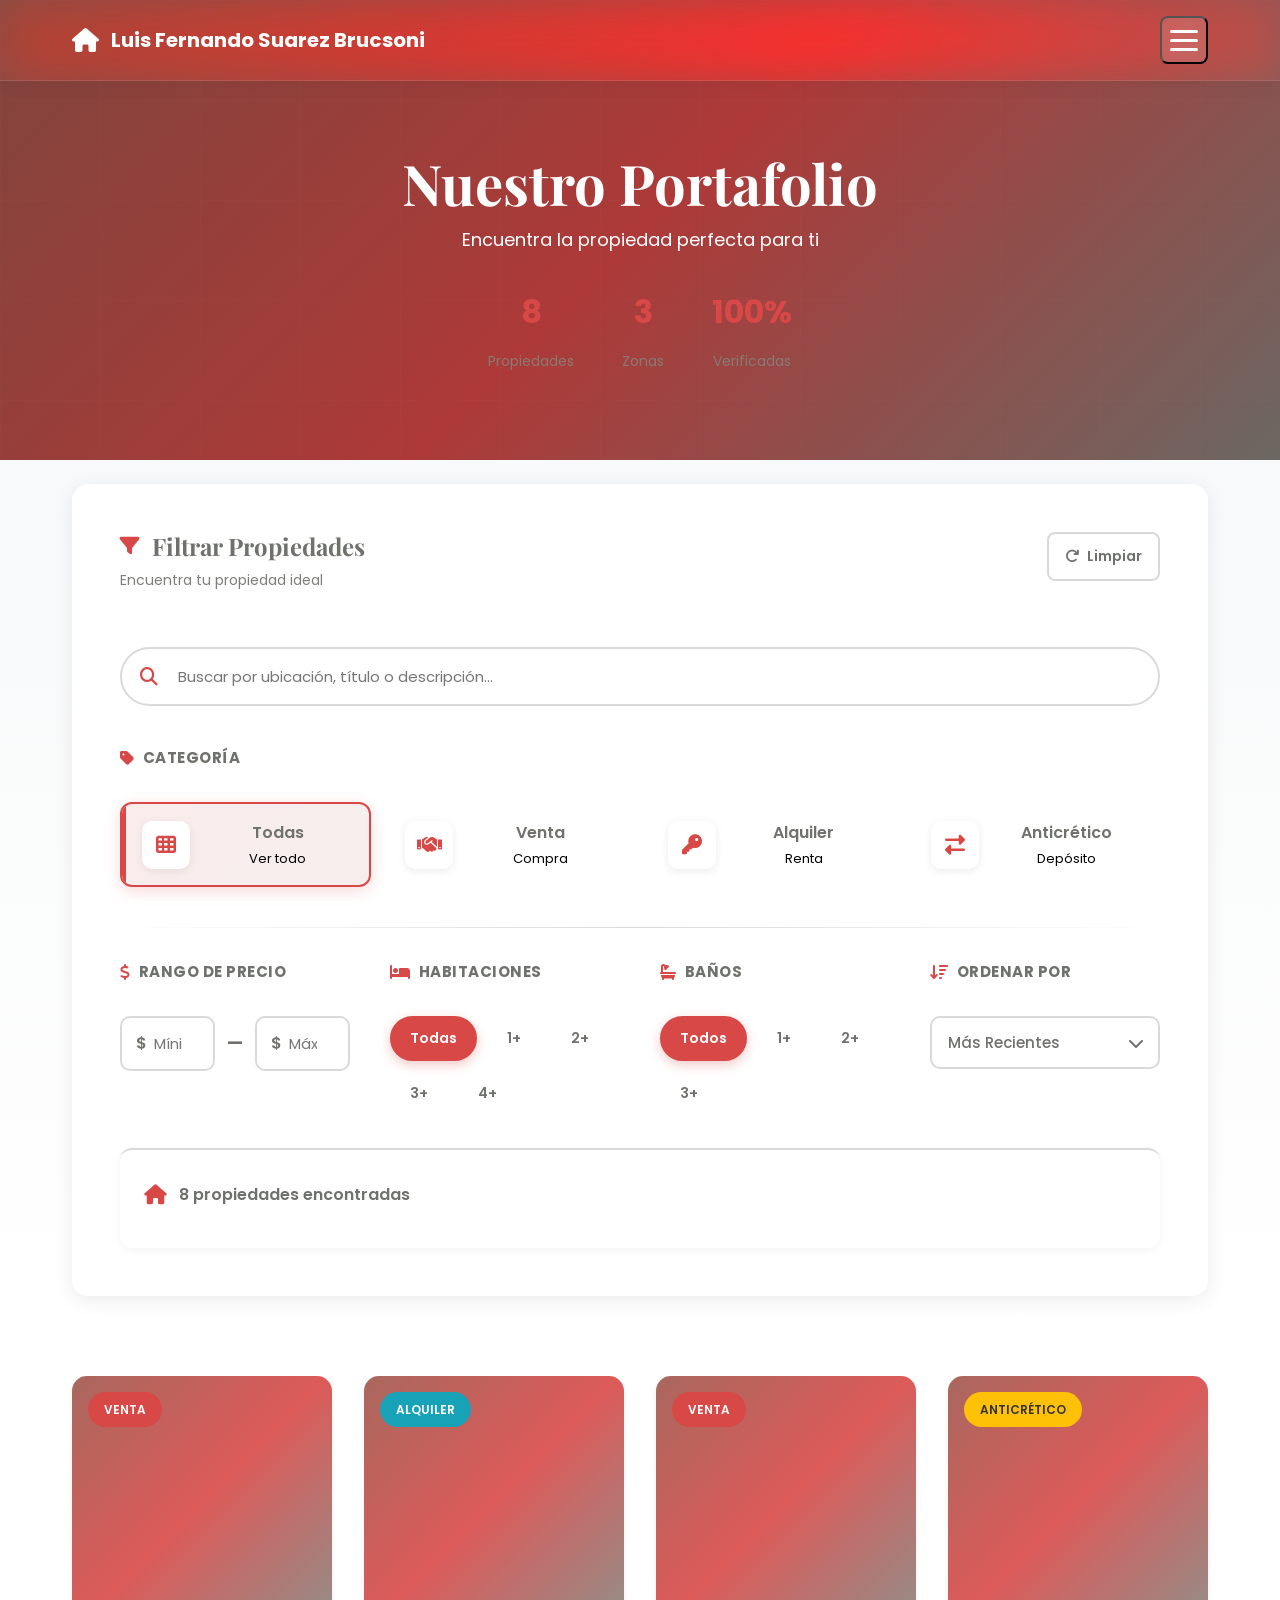
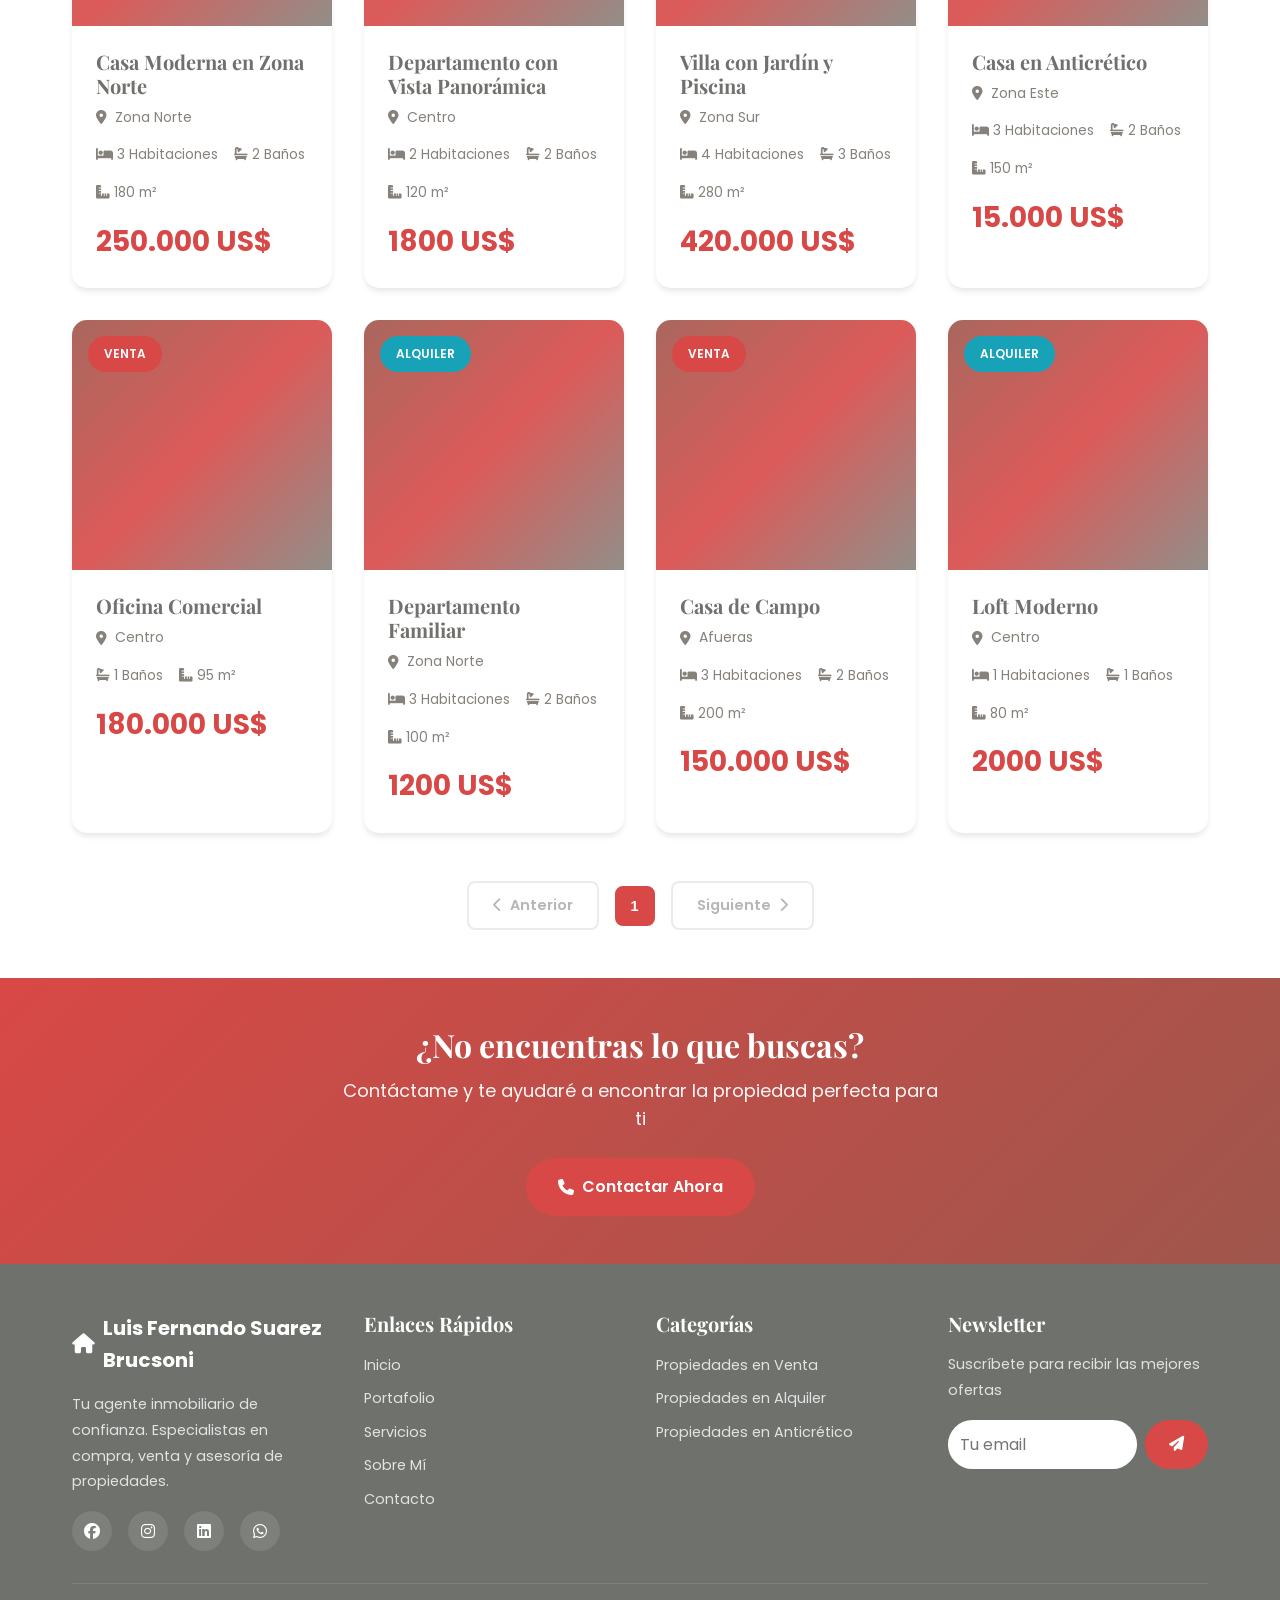
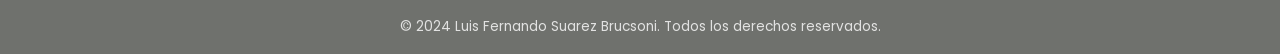
<file: docs/Portafolio.html>
<!DOCTYPE html>
<html lang="es">
<head>
    <meta charset="UTF-8">
    <meta name="viewport" content="width=device-width, initial-scale=1.0, maximum-scale=5.0, user-scalable=yes, viewport-fit=cover">
    <meta name="description" content="Portafolio de propiedades - Luis Fernando Suarez. Encuentra casas en venta, alquiler y anticrético.">
    <title>Portafolio de Propiedades | Luis Fernando Suarez Brucsoni</title>
    
    <!-- iOS Safari Meta Tags -->
    <meta name="apple-mobile-web-app-capable" content="yes">
    <meta name="apple-mobile-web-app-status-bar-style" content="black-translucent">
    <meta name="apple-mobile-web-app-title" content="Portafolio">
    
    <!-- Google Fonts -->
    <link rel="preconnect" href="https://fonts.googleapis.com">
    <link rel="preconnect" href="https://fonts.gstatic.com" crossorigin>
    <link href="https://fonts.googleapis.com/css2?family=Poppins:wght@300;400;500;600;700;800&family=Playfair+Display:wght@400;600;700&display=swap" rel="stylesheet">
    
    <!-- Font Awesome -->
    <link rel="stylesheet" href="https://cdnjs.cloudflare.com/ajax/libs/font-awesome/6.4.0/css/all.min.css">
    
    <!-- CSS -->
    <link rel="stylesheet" href="static/css/portafolio.css">
</head>
<body>
    <!-- Navigation -->
    <!-- El navbar se carga dinámicamente desde /templates/components/navbar.html -->
    <div id="navbar-placeholder"></div>

    <!-- Page Hero -->
    <section class="page-hero">
        <div class="hero-overlay"></div>
        <div class="container">
            <div class="hero-content">
                <h1 class="hero-title">Nuestro Portafolio</h1>
                <p class="hero-subtitle">Encuentra la propiedad perfecta para ti</p>
                <div class="hero-stats">
                    <div class="stat-item">
                        <span class="stat-number" id="totalProperties">0</span>
                        <span class="stat-label">Propiedades</span>
                    </div>
                    <div class="stat-item">
                        <span class="stat-number" id="totalCities">3</span>
                        <span class="stat-label">Zonas</span>
                    </div>
                    <div class="stat-item">
                        <span class="stat-number">100%</span>
                        <span class="stat-label">Verificadas</span>
                    </div>
                </div>
            </div>
        </div>
    </section>

    <!-- Filters Section -->
    <section class="filters-section">
        <div class="container">
            <!-- Mobile Filter Toggle -->
            <button class="mobile-filter-toggle" id="mobileFilterToggle">
                <i class="fas fa-sliders-h"></i>
                <span>Filtros</span>
                <span class="filter-count" id="filterCount" style="display: none;">0</span>
            </button>

            <!-- Filters Container -->
            <div class="filters-container" id="filtersContainer">
                <div class="filters-header">
                    <div class="filters-title-group">
                        <h2 class="filters-title">
                            <i class="fas fa-filter" aria-hidden="true"></i>
                            Filtrar Propiedades
                        </h2>
                        <p class="filters-subtitle">Encuentra tu propiedad ideal</p>
                    </div>
                    <div class="filters-actions">
                        <button class="btn-reset-filters" id="btnResetFilters">
                            <i class="fas fa-redo" aria-hidden="true"></i>
                            <span>Limpiar</span>
                        </button>
                        <button class="btn-close-filters" id="btnCloseFilters">
                            <i class="fas fa-times"></i>
                        </button>
                    </div>
                </div>

                <div class="filters-content">
                    <!-- Búsqueda Principal -->
                    <div class="filter-group filter-search-main">
                        <div class="search-box-main">
                            <i class="fas fa-search" aria-hidden="true"></i>
                            <input type="text" id="searchInput" placeholder="Buscar por ubicación, título o descripción..." class="filter-input-main">
                            <button class="search-clear" id="searchClear" style="display: none;">
                                <i class="fas fa-times-circle"></i>
                            </button>
                        </div>
                    </div>

                    <!-- Categoría Destacada -->
                    <div class="filter-group filter-category-featured">
                        <label class="filter-label">
                            <i class="fas fa-tag"></i>
                            Categoría
                        </label>
                        <div class="filter-options-featured">
                            <button class="filter-chip-featured active" data-filter="categoria" data-value="todas">
                                <div class="chip-icon"><i class="fas fa-th"></i></div>
                                <div class="chip-content">
                                    <span class="chip-title">Todas</span>
                                    <span class="chip-subtitle">Ver todo</span>
                                </div>
                            </button>
                            <button class="filter-chip-featured" data-filter="categoria" data-value="venta">
                                <div class="chip-icon"><i class="fas fa-handshake"></i></div>
                                <div class="chip-content">
                                    <span class="chip-title">Venta</span>
                                    <span class="chip-subtitle">Compra</span>
                                </div>
                            </button>
                            <button class="filter-chip-featured" data-filter="categoria" data-value="alquiler">
                                <div class="chip-icon"><i class="fas fa-key"></i></div>
                                <div class="chip-content">
                                    <span class="chip-title">Alquiler</span>
                                    <span class="chip-subtitle">Renta</span>
                                </div>
                            </button>
                            <button class="filter-chip-featured" data-filter="categoria" data-value="anticretico">
                                <div class="chip-icon"><i class="fas fa-exchange-alt"></i></div>
                                <div class="chip-content">
                                    <span class="chip-title">Anticrético</span>
                                    <span class="chip-subtitle">Depósito</span>
                                </div>
                            </button>
                        </div>
                    </div>

                    <div class="filters-divider"></div>

                    <!-- Filtros Avanzados -->
                    <div class="filters-grid">
                        <!-- Precio -->
                        <div class="filter-group">
                            <label class="filter-label">
                                <i class="fas fa-dollar-sign"></i>
                                Rango de Precio
                            </label>
                            <div class="filter-range">
                                <div class="range-input-group">
                                    <span class="range-prefix">$</span>
                                    <input type="number" id="precioMin" placeholder="Mínimo" class="filter-input">
                                </div>
                                <span class="range-separator">—</span>
                                <div class="range-input-group">
                                    <span class="range-prefix">$</span>
                                    <input type="number" id="precioMax" placeholder="Máximo" class="filter-input">
                                </div>
                            </div>
                        </div>

                        <!-- Habitaciones -->
                        <div class="filter-group">
                            <label class="filter-label">
                                <i class="fas fa-bed"></i>
                                Habitaciones
                            </label>
                            <div class="filter-options">
                                <button class="filter-chip active" data-filter="habitaciones" data-value="todas">
                                    Todas
                                </button>
                                <button class="filter-chip" data-filter="habitaciones" data-value="1">
                                    1+
                                </button>
                                <button class="filter-chip" data-filter="habitaciones" data-value="2">
                                    2+
                                </button>
                                <button class="filter-chip" data-filter="habitaciones" data-value="3">
                                    3+
                                </button>
                                <button class="filter-chip" data-filter="habitaciones" data-value="4">
                                    4+
                                </button>
                            </div>
                        </div>

                        <!-- Baños -->
                        <div class="filter-group">
                            <label class="filter-label">
                                <i class="fas fa-bath"></i>
                                Baños
                            </label>
                            <div class="filter-options">
                                <button class="filter-chip active" data-filter="banos" data-value="todas">
                                    Todos
                                </button>
                                <button class="filter-chip" data-filter="banos" data-value="1">
                                    1+
                                </button>
                                <button class="filter-chip" data-filter="banos" data-value="2">
                                    2+
                                </button>
                                <button class="filter-chip" data-filter="banos" data-value="3">
                                    3+
                                </button>
                            </div>
                        </div>

                        <!-- Ordenar por -->
                        <div class="filter-group">
                            <label class="filter-label">
                                <i class="fas fa-sort-amount-down"></i>
                                Ordenar por
                            </label>
                            <div class="select-wrapper">
                                <select id="sortBy" class="filter-select">
                                    <option value="recientes">Más Recientes</option>
                                    <option value="precio-asc">Precio: Menor a Mayor</option>
                                    <option value="precio-desc">Precio: Mayor a Menor</option>
                                    <option value="area-desc">Área: Mayor a Menor</option>
                                    <option value="habitaciones-desc">Más Habitaciones</option>
                                </select>
                                <i class="fas fa-chevron-down select-icon"></i>
                            </div>
                        </div>
                    </div>

                    <!-- Apply Button (Mobile) -->
                    <button class="btn-apply-filters" id="btnApplyFilters">
                        <i class="fas fa-check"></i>
                        Aplicar Filtros
                    </button>
                </div>

                <div class="results-info">
                    <div class="results-count">
                        <i class="fas fa-home"></i>
                        <span id="resultsCount">0 propiedades encontradas</span>
                    </div>
                    <div class="active-filters" id="activeFilters">
                        <!-- Los filtros activos se mostrarán aquí -->
                    </div>
                </div>
            </div>
        </div>
    </section>

    <!-- Properties Grid -->
    <section class="properties-section">
        <div class="container">
            <div class="properties-grid" id="propertiesGrid">
                <!-- Las propiedades se cargarán dinámicamente -->
            </div>

            <!-- Loading State -->
            <div class="loading-state" id="loadingState" style="display: none;">
                <i class="fas fa-spinner fa-spin"></i>
                <p>Cargando propiedades...</p>
            </div>

            <!-- Empty State -->
            <div class="empty-state" id="emptyState" style="display: none;">
                <i class="fas fa-home"></i>
                <h3>No se encontraron propiedades</h3>
                <p>Intenta ajustar los filtros de búsqueda</p>
                <button class="btn btn-primary" onclick="resetAllFilters()">
                    <i class="fas fa-redo" aria-hidden="true"></i>
                    Limpiar Filtros
                </button>
            </div>

            <!-- Pagination -->
            <div class="pagination-container" id="paginationContainer">
                <button class="pagination-btn" id="btnPrevPage" disabled>
                    <i class="fas fa-chevron-left" aria-hidden="true"></i>
                    Anterior
                </button>
                <div class="pagination-pages" id="paginationPages">
                    <!-- Los números de página se generarán dinámicamente -->
                </div>
                <button class="pagination-btn" id="btnNextPage">
                    Siguiente
                    <i class="fas fa-chevron-right" aria-hidden="true"></i>
                </button>
            </div>
        </div>
    </section>

    <!-- CTA Section -->
    <section class="cta-section">
        <div class="container">
            <div class="cta-content">
                <h2 class="cta-title">¿No encuentras lo que buscas?</h2>
                <p class="cta-text">Contáctame y te ayudaré a encontrar la propiedad perfecta para ti</p>
                <a href="index.html#contacto" class="btn btn-primary btn-lg">
                    <i class="fas fa-phone" aria-hidden="true"></i>
                    Contactar Ahora
                </a>
            </div>
        </div>
    </section>

    <!-- Footer -->
    <footer class="footer">
        <div class="container">
            <div class="footer-content">
                <div class="footer-section">
                    <div class="footer-logo">
                        <i class="fas fa-home"></i>
                        <span>Luis Fernando Suarez Brucsoni</span>
                    </div>
                    <p>Tu agente inmobiliario de confianza. Especialistas en compra, venta y asesoría de propiedades.</p>
                    <div class="social-links">
                        <a href="#" aria-label="Facebook" target="_blank" rel="noopener noreferrer"><i class="fab fa-facebook"></i></a>
                        <a href="#" aria-label="Instagram" target="_blank" rel="noopener noreferrer"><i class="fab fa-instagram"></i></a>
                        <a href="#" aria-label="LinkedIn" target="_blank" rel="noopener noreferrer"><i class="fab fa-linkedin"></i></a>
                        <a href="#" aria-label="WhatsApp" target="_blank" rel="noopener noreferrer"><i class="fab fa-whatsapp"></i></a>
                    </div>
                </div>
                <div class="footer-section">
                    <h3>Enlaces Rápidos</h3>
                    <ul>
                        <li><a href="index.html">Inicio</a></li>
                        <li><a href="Portafolio.html">Portafolio</a></li>
                        <li><a href="index.html#servicios">Servicios</a></li>
                        <li><a href="index.html#sobre-mi">Sobre Mí</a></li>
                        <li><a href="index.html#contacto">Contacto</a></li>
                    </ul>
                </div>
                <div class="footer-section">
                    <h3>Categorías</h3>
                    <ul>
                        <li><a href="#" onclick="filterByCategory('venta'); return false;">Propiedades en Venta</a></li>
                        <li><a href="#" onclick="filterByCategory('alquiler'); return false;">Propiedades en Alquiler</a></li>
                        <li><a href="#" onclick="filterByCategory('anticretico'); return false;">Propiedades en Anticrético</a></li>
                    </ul>
                </div>
                <div class="footer-section">
                    <h3>Newsletter</h3>
                    <p>Suscríbete para recibir las mejores ofertas</p>
                    <form class="newsletter-form" id="newsletterForm" aria-label="Formulario de suscripción">
                        <input type="email" placeholder="Tu email" required aria-required="true">
                        <button type="submit" class="btn btn-primary" aria-label="Suscribirse">
                            <i class="fas fa-paper-plane"></i>
                        </button>
                    </form>
                </div>
            </div>
            <div class="footer-bottom">
                <p>&copy; 2024 Luis Fernando Suarez Brucsoni. Todos los derechos reservados.</p>
            </div>
        </div>
    </footer>

    <!-- Back to Top Button -->
    <button id="backToTop" class="back-to-top" aria-label="Volver arriba">
        <i class="fas fa-arrow-up"></i>
    </button>

    <!-- JavaScript -->
    <script src="static/js/navbar.js"></script>
    <script src="static/js/portafolio.js"></script>
</body>
</html>
</file>
<file: docs/static/css/style.css>
/* ============================================
   RESET & BASE STYLES (MOBILE FIRST)
   ============================================ */
* {
    margin: 0;
    padding: 0;
    box-sizing: border-box;
}

:root {
    /* Nueva paleta de colores */
    --grey-olive: #86817B;
    --terracotta-clay: #9F564C;
    --dust-grey: #D4C8C7;
    --scarlet-rush: #D84846;
    --dim-grey: #6F716D;
    
    /* Variables de color del tema */
    --primary-color: #D84846;
    --primary-dark: #9F564C;
    --secondary-color: #86817B;
    --accent-color: #D84846;
    --text-dark: #6F716D;
    --text-light: #86817B;
    --bg-light: #D4C8C7;
    --bg-white: #ffffff;
    --border-color: rgba(134, 129, 123, 0.3);
    --shadow-sm: 0 1px 2px 0 rgba(0, 0, 0, 0.05);
    --shadow-md: 0 4px 6px -1px rgba(0, 0, 0, 0.1);
    --shadow-lg: 0 10px 15px -3px rgba(0, 0, 0, 0.1);
    --shadow-xl: 0 20px 25px -5px rgba(0, 0, 0, 0.1);
    --transition: all 0.3s ease;
}

html {
    scroll-behavior: smooth;
}

body {
    font-family: 'Poppins', sans-serif;
    color: var(--text-dark);
    line-height: 1.6;
    overflow-x: hidden;
    -webkit-font-smoothing: antialiased;
    -moz-osx-font-smoothing: grayscale;
    touch-action: manipulation;
}

.container {
    width: 100%;
    margin: 0 auto;
    padding: 0 1rem;
}

/* Safe area para iPhone X y superiores */
@supports (padding: max(0px)) {
    .container {
        padding-left: max(1rem, env(safe-area-inset-left));
        padding-right: max(1rem, env(safe-area-inset-right));
    }
}

/* ============================================
   TYPOGRAPHY (MOBILE FIRST)
   ============================================ */
h1, h2, h3, h4, h5, h6 {
    font-family: 'Playfair Display', serif;
    font-weight: 700;
    line-height: 1.2;
    margin-bottom: 1rem;
}

.section-label {
    display: block;
    font-size: 0.75rem;
    font-weight: 600;
    text-transform: uppercase;
    letter-spacing: 2px;
    color: var(--scarlet-rush);
    margin-bottom: 0.5rem;
    text-align: center;
}

.section-title {
    font-size: 1.5rem;
    text-align: center;
    margin-bottom: 1rem;
    color: var(--text-dark);
}

.section-subtitle {
    text-align: center;
    font-size: 0.875rem;
    color: var(--text-light);
    margin-bottom: 2rem;
    max-width: 100%;
    margin-left: auto;
    margin-right: auto;
}

/* ============================================
   NAVIGATION (MOBILE FIRST)
   ============================================ */
.navbar {
    position: fixed;
    top: 0;
    left: 0;
    right: 0;
    background: rgba(255, 255, 255, 0.05);
    backdrop-filter: blur(20px) saturate(180%);
    -webkit-backdrop-filter: blur(20px) saturate(180%);
    box-shadow: 0 2px 20px rgba(0, 0, 0, 0.05);
    z-index: 1000;
    transition: all 0.4s cubic-bezier(0.4, 0, 0.2, 1);
    border-bottom: 1px solid rgba(255, 255, 255, 0.1);
}

.navbar.scrolled {
    background: rgba(255, 255, 255, 0.08);
    box-shadow: 0 4px 30px rgba(0, 0, 0, 0.1);
    border-bottom: 1px solid rgba(255, 255, 255, 0.15);
}

.nav-wrapper {
    display: flex;
    justify-content: space-between;
    align-items: center;
    padding: 0.875rem 0;
    transition: var(--transition);
}

.logo {
    display: flex;
    align-items: center;
    gap: 0.5rem;
    font-size: 1.1rem;
    font-weight: 700;
    color: white;
    text-decoration: none;
    transition: all 0.3s ease;
    padding: 0.5rem 0;
    white-space: nowrap;
    overflow: hidden;
}

.logo span {
    display: none;
    overflow: hidden;
    text-overflow: ellipsis;
}

.logo:hover {
    color: var(--dust-grey);
    transform: translateY(-2px);
}

.logo i {
    font-size: 1.5rem;
    transition: var(--transition);
}

.logo:hover i {
    color: var(--scarlet-rush);
    transform: scale(1.1);
}

.nav-menu {
    position: fixed;
    top: 60px;
    left: -100%;
    flex-direction: column;
    background: rgba(255, 255, 255, 0.05);
    backdrop-filter: blur(30px) saturate(180%);
    -webkit-backdrop-filter: blur(30px) saturate(180%);
    width: 100%;
    padding: 1.5rem;
    box-shadow: 0 8px 32px rgba(0, 0, 0, 0.2);
    transition: all 0.4s cubic-bezier(0.4, 0, 0.2, 1);
    border-top: 1px solid rgba(255, 255, 255, 0.1);
    gap: 0.75rem;
    max-height: calc(100vh - 60px);
    overflow-y: auto;
    -webkit-overflow-scrolling: touch;
    list-style: none;
    margin: 0;
    z-index: 999;
}

.nav-menu.active {
    left: 0;
}

.nav-menu a {
    text-decoration: none;
    color: white;
    padding: 1rem 1.25rem;
    width: 100%;
    text-align: center;
    border-radius: 15px;
    background: rgba(255, 255, 255, 0.05);
    font-size: 1rem;
    min-height: 48px;
    display: flex;
    align-items: center;
    justify-content: center;
    font-weight: 500;
    transition: all 0.3s cubic-bezier(0.4, 0, 0.2, 1);
    position: relative;
    overflow: hidden;
}

.nav-menu a:active {
    background: rgba(255, 255, 255, 0.2);
    transform: scale(0.98);
}

.nav-menu a:hover {
    background: rgba(255, 255, 255, 0.15);
}

.nav-menu .nav-cta {
    background: linear-gradient(135deg, var(--scarlet-rush), var(--terracotta-clay));
    color: white;
    margin-left: 0;
    margin-top: 0.5rem;
    box-shadow: 0 4px 15px rgba(216, 72, 70, 0.3);
    font-weight: 600;
}

.nav-menu .nav-cta:hover {
    background: linear-gradient(135deg, var(--terracotta-clay), var(--scarlet-rush));
    transform: translateY(-2px);
    box-shadow: 0 6px 25px rgba(216, 72, 70, 0.4);
}

.hamburger {
    display: flex;
    flex-direction: column;
    gap: 6px;
    cursor: pointer;
    padding: 0.5rem;
    border-radius: 8px;
    transition: all 0.3s ease;
    background: rgba(255, 255, 255, 0.1);
    backdrop-filter: blur(10px);
    min-height: 48px;
    justify-content: center;
}

.hamburger:hover {
    background: rgba(255, 255, 255, 0.15);
    transform: scale(1.05);
}

.hamburger span {
    width: 28px;
    height: 3px;
    background: white;
    border-radius: 3px;
    transition: all 0.3s cubic-bezier(0.4, 0, 0.2, 1);
    transform-origin: center;
}

.hamburger:hover span {
    background: var(--dust-grey);
}

.hamburger.active span:nth-child(1) {
    transform: rotate(45deg) translate(8px, 8px);
}

.hamburger.active span:nth-child(2) {
    opacity: 0;
    width: 0;
}

.hamburger.active span:nth-child(3) {
    transform: rotate(-45deg) translate(8px, -8px);
}

/* ============================================
   HERO SECTION (MOBILE FIRST)
   ============================================ */
.hero {
    position: relative;
    min-height: 100vh;
    min-height: -webkit-fill-available;
    display: flex;
    align-items: center;
    justify-content: center;
    background: linear-gradient(135deg, #9F564C 0%, #D84846 50%, #86817B 100%);
    overflow: hidden;
    padding-top: 70px;
}

.hero::before {
    content: '';
    position: absolute;
    top: 0;
    left: 0;
    right: 0;
    bottom: 0;
    background: url('data:image/svg+xml,<svg width="100" height="100" xmlns="http://www.w3.org/2000/svg"><defs><pattern id="grid" width="100" height="100" patternUnits="userSpaceOnUse"><path d="M 100 0 L 0 0 0 100" fill="none" stroke="rgba(255,255,255,0.1)" stroke-width="1"/></pattern></defs><rect width="100" height="100" fill="url(%23grid)"/></svg>');
    opacity: 0.3;
}

.hero-overlay {
    position: absolute;
    top: 0;
    left: 0;
    right: 0;
    bottom: 0;
    background: rgba(0, 0, 0, 0.3);
}

.hero-content {
    position: relative;
    z-index: 2;
    color: white;
    padding: 1rem;
    width: 100%;
}

.hero-wrapper {
    display: flex;
    flex-direction: column;
    gap: 2rem;
    align-items: center;
    max-width: 100%;
    margin: 0 auto;
    text-align: center;
}

.hero-text {
    text-align: center;
    width: 100%;
}

.hero-title {
    font-size: 1.75rem;
    margin-bottom: 0.875rem;
    animation: fadeInUp 1s ease;
    line-height: 1.1;
}

.hero-title .highlight {
    color: var(--dust-grey);
}

.hero-subdescription {
    font-size: 0.85rem;
    margin-bottom: 1.25rem;
    line-height: 1.5;
    opacity: 0.95;
    animation: fadeInUp 1s ease 0.3s both;
}

.hero-buttons {
    display: flex;
    flex-direction: column;
    gap: 0.625rem;
    justify-content: center;
    flex-wrap: wrap;
    animation: fadeInUp 1s ease 0.4s both;
    width: 100%;
}

.hero-buttons .btn {
    width: 100%;
    max-width: 100%;
    justify-content: center;
    min-height: 48px;
    font-size: 0.95rem;
    padding: 0.875rem 1.5rem;
}

.hero-image-wrapper {
    display: flex;
    justify-content: center;
    align-items: center;
    position: relative;
    animation: fadeInUp 1s ease 0.5s both;
    width: 100%;
}

.hero-agent-image {
    max-width: 100%;
    height: auto;
    max-height: 280px;
    object-fit: contain;
    filter: drop-shadow(0 15px 40px rgba(0, 0, 0, 0.3));
}

.scroll-indicator {
    position: absolute;
    bottom: 30px;
    left: 50%;
    transform: translateX(-50%);
    color: white;
    font-size: 1.5rem;
    animation: bounce 2s infinite;
    cursor: pointer;
    text-decoration: none;
    transition: var(--transition);
    z-index: 10;
}

.scroll-indicator:hover {
    color: var(--dust-grey);
    transform: translateX(-50%) translateY(-5px);
}

.hero-trust-badges {
    display: flex;
    flex-direction: column;
    gap: 0.75rem;
    margin-top: 1.25rem;
    align-items: center;
    animation: fadeInUp 1s ease 0.6s both;
}

.trust-badge {
    display: flex;
    align-items: center;
    gap: 0.5rem;
    color: rgba(255, 255, 255, 0.9);
    font-size: 0.75rem;
    font-weight: 500;
    text-align: center;
}

.trust-badge i {
    color: var(--dust-grey);
    font-size: 1.1rem;
}

/* ============================================
   BUTTONS (MOBILE FIRST)
   ============================================ */
.btn {
    display: inline-flex;
    align-items: center;
    gap: 0.5rem;
    padding: 0.875rem 1.5rem;
    border: none;
    border-radius: 50px;
    font-size: 0.95rem;
    font-weight: 600;
    text-decoration: none;
    cursor: pointer;
    transition: var(--transition);
    font-family: 'Poppins', sans-serif;
    min-height: 48px;
    justify-content: center;
}

.btn-primary {
    background: var(--primary-color);
    color: white;
}

.btn-primary:hover {
    background: var(--primary-dark);
    transform: translateY(-2px);
    box-shadow: var(--shadow-lg);
}

.btn-secondary {
    background: transparent;
    color: white;
    border: 2px solid white;
}

.btn-secondary:hover {
    background: white;
    color: var(--scarlet-rush);
    transform: translateY(-2px);
}

/* ============================================
   FEATURES SECTION (MOBILE FIRST)
   ============================================ */
.features {
    padding: 3rem 0;
    background: var(--bg-light);
}

.features-grid {
    display: grid;
    grid-template-columns: 1fr;
    gap: 1.5rem;
}

.feature-card {
    background: white;
    padding: 1.5rem;
    border-radius: 15px;
    text-align: center;
    box-shadow: var(--shadow-sm);
    transition: var(--transition);
    display: flex;
    flex-direction: column;
}

.feature-card:hover {
    transform: translateY(-5px);
    box-shadow: var(--shadow-lg);
}

.feature-icon {
    width: 70px;
    height: 70px;
    margin: 0 auto 1.5rem;
    background: linear-gradient(135deg, var(--scarlet-rush), var(--terracotta-clay));
    border-radius: 50%;
    display: flex;
    align-items: center;
    justify-content: center;
    color: white;
    font-size: 1.75rem;
}

.feature-card h3 {
    font-size: 1.25rem;
    margin-bottom: 1rem;
    color: var(--text-dark);
}

.feature-card p {
    color: var(--text-light);
    line-height: 1.8;
    margin-bottom: 1rem;
    font-size: 0.9rem;
}

.feature-link {
    display: inline-flex;
    align-items: center;
    gap: 0.5rem;
    color: var(--scarlet-rush);
    text-decoration: none;
    font-weight: 600;
    font-size: 0.9rem;
    transition: var(--transition);
    margin-top: auto;
}

.feature-link:hover {
    color: var(--terracotta-clay);
    gap: 0.75rem;
}

.feature-link i {
    transition: var(--transition);
}

.feature-link:hover i {
    transform: translateX(3px);
}

/* ============================================
   PROPERTIES SECTION (MOBILE FIRST)
   ============================================ */
.properties {
    padding: 3rem 0;
    background: white;
}

.properties-grid {
    display: grid;
    grid-template-columns: 1fr;
    gap: 1.5rem;
    margin-bottom: 2rem;
}

.property-card {
    background: white;
    border-radius: 15px;
    overflow: hidden;
    box-shadow: var(--shadow-md);
    transition: var(--transition);
}

.property-card:hover {
    transform: translateY(-5px);
    box-shadow: var(--shadow-xl);
}

.property-image {
    position: relative;
    height: 200px;
    background: linear-gradient(135deg, #9F564C 0%, #D84846 50%, #86817B 100%);
    display: flex;
    align-items: center;
    justify-content: center;
    overflow: hidden;
}

.property-image::before {
    content: '';
    position: absolute;
    top: 0;
    left: 0;
    right: 0;
    bottom: 0;
    background: url('data:image/svg+xml,<svg width="100" height="100" xmlns="http://www.w3.org/2000/svg"><rect width="100" height="100" fill="rgba(255,255,255,0.1)"/></svg>');
}

.virtual-badge {
    position: absolute;
    top: 15px;
    right: 15px;
    background: var(--grey-olive);
    color: white;
    padding: 0.5rem 0.75rem;
    border-radius: 25px;
    font-size: 0.75rem;
    font-weight: 600;
    display: flex;
    align-items: center;
    gap: 0.5rem;
    z-index: 2;
}

.property-overlay {
    position: absolute;
    top: 0;
    left: 0;
    right: 0;
    bottom: 0;
    background: rgba(0, 0, 0, 0.7);
    display: flex;
    align-items: center;
    justify-content: center;
    opacity: 0;
    transition: var(--transition);
    z-index: 1;
}

.property-card:hover .property-overlay {
    opacity: 1;
}

.btn-view {
    background: white;
    color: var(--scarlet-rush);
    padding: 0.875rem 1.5rem;
    border-radius: 50px;
    text-decoration: none;
    font-weight: 600;
    display: flex;
    align-items: center;
    gap: 0.5rem;
    transition: var(--transition);
    font-size: 0.9rem;
}

.btn-view:hover {
    transform: scale(1.05);
}

.property-info {
    padding: 1.25rem;
}

.property-info h3 {
    font-size: 1.1rem;
    margin-bottom: 0.5rem;
    color: var(--text-dark);
}

.property-location {
    color: var(--text-light);
    margin-bottom: 1rem;
    display: flex;
    align-items: center;
    gap: 0.5rem;
    font-size: 0.9rem;
}

.property-details {
    display: flex;
    gap: 1rem;
    margin-bottom: 1rem;
    flex-wrap: wrap;
}

.property-details span {
    color: var(--text-light);
    font-size: 0.85rem;
    display: flex;
    align-items: center;
    gap: 0.25rem;
}

.property-price {
    font-size: 1.5rem;
    font-weight: 700;
    color: var(--scarlet-rush);
    margin-top: 1rem;
}

.properties-cta {
    text-align: center;
}

/* ============================================
   CATEGORIES SECTION (MOBILE FIRST)
   ============================================ */
.categories {
    padding: 3rem 0;
    background: white;
}

.categories-grid {
    display: grid;
    grid-template-columns: 1fr;
    gap: 1.5rem;
}

.category-card {
    background: white;
    padding: 1.5rem;
    border-radius: 15px;
    text-align: center;
    box-shadow: var(--shadow-sm);
    transition: var(--transition);
    position: relative;
    overflow: hidden;
    border: 2px solid transparent;
}

.category-card:hover {
    transform: translateY(-5px);
    box-shadow: var(--shadow-lg);
    border-color: rgba(216, 72, 70, 0.2);
}

.category-icon {
    width: 70px;
    height: 70px;
    margin: 0 auto 1.5rem;
    background: linear-gradient(135deg, var(--scarlet-rush), var(--terracotta-clay));
    border-radius: 50%;
    display: flex;
    align-items: center;
    justify-content: center;
    color: white;
    font-size: 1.75rem;
    transition: var(--transition);
}

.category-card:hover .category-icon {
    transform: scale(1.1) rotate(5deg);
}

.category-card h3 {
    font-size: 1.25rem;
    margin-bottom: 0.75rem;
    color: var(--text-dark);
}

.category-card p {
    color: var(--text-light);
    margin-bottom: 1.5rem;
    line-height: 1.6;
    font-size: 0.9rem;
}

.category-subcategories {
    display: grid;
    grid-template-columns: repeat(auto-fit, minmax(100px, 1fr));
    gap: 0.625rem;
    margin-top: 0;
    max-height: 0;
    overflow: hidden;
    opacity: 0;
    transition: max-height 0.4s cubic-bezier(0.4, 0, 0.2, 1),
                opacity 0.4s cubic-bezier(0.4, 0, 0.2, 1),
                margin-top 0.4s cubic-bezier(0.4, 0, 0.2, 1);
    padding-top: 0;
}

.category-card.active .category-subcategories {
    max-height: 700px;
    opacity: 1;
    margin-top: 1.5rem;
    padding-top: 0;
}

.subcategory-btn {
    display: flex;
    flex-direction: column;
    align-items: center;
    gap: 0.5rem;
    padding: 0.875rem 0.5rem;
    background: var(--bg-light);
    color: var(--text-dark);
    text-decoration: none;
    border-radius: 10px;
    transition: var(--transition);
    font-weight: 600;
    font-size: 0.8rem;
    border: 2px solid transparent;
    min-height: 44px;
    justify-content: center;
    text-align: center;
    word-wrap: break-word;
}

.subcategory-btn i {
    font-size: 1.15rem;
    color: var(--scarlet-rush);
    transition: var(--transition);
}

.subcategory-btn:hover {
    background: var(--scarlet-rush);
    color: white;
    transform: translateY(-3px);
    box-shadow: var(--shadow-md);
    border-color: var(--scarlet-rush);
}

.subcategory-btn:hover i {
    color: white;
    transform: scale(1.1);
}

.category-toggle {
    width: 100%;
    padding: 1rem;
    background: linear-gradient(135deg, var(--scarlet-rush), var(--terracotta-clay));
    color: white;
    border: none;
    border-radius: 10px;
    font-weight: 600;
    font-size: 1rem;
    cursor: pointer;
    transition: var(--transition);
    display: flex;
    align-items: center;
    justify-content: center;
    gap: 0.5rem;
    margin-top: 1rem;
    font-family: 'Poppins', sans-serif;
    min-height: 48px;
}

.category-toggle:hover {
    background: linear-gradient(135deg, var(--terracotta-clay), var(--scarlet-rush));
    transform: translateY(-2px);
    box-shadow: var(--shadow-md);
}

.category-toggle i {
    transition: var(--transition);
}

.category-card.active .category-toggle i {
    transform: rotate(180deg);
}

.category-toggle .toggle-text {
    display: inline;
}

.category-card.active .category-toggle .toggle-text {
    display: none;
}

.category-toggle::after {
    content: '';
    display: none;
}

.category-card.active .category-toggle::after {
    content: 'Ocultar Opciones';
    display: inline;
}

/* ============================================
   ABOUT SECTION (MOBILE FIRST)
   ============================================ */
.about {
    padding: 3rem 0;
    background: var(--bg-light);
}

.about-content {
    display: grid;
    grid-template-columns: 1fr;
    gap: 2rem;
    align-items: center;
}

.about-image-placeholder {
    width: 100%;
    height: 300px;
    background: linear-gradient(135deg, var(--scarlet-rush), var(--terracotta-clay));
    border-radius: 15px;
    display: flex;
    align-items: center;
    justify-content: center;
    color: white;
    font-size: 6rem;
}

.about-text h2 {
    text-align: center;
    margin-bottom: 1.5rem;
}

.about-description {
    color: var(--text-light);
    margin-bottom: 1rem;
    line-height: 1.8;
    font-size: 0.9rem;
}

.about-stats {
    display: grid;
    grid-template-columns: 1fr;
    gap: 1.5rem;
    margin-top: 2rem;
}

.stat-item {
    text-align: center;
}

.stat-number {
    font-size: 2rem;
    font-weight: 700;
    color: var(--scarlet-rush);
    margin-bottom: 0.5rem;
}

.stat-label {
    color: var(--text-light);
    font-size: 0.85rem;
}

/* ============================================
   CONTACT SECTION (MOBILE FIRST)
   ============================================ */
.contact {
    padding: 3rem 0;
    background: white;
}

.contact-content {
    display: grid;
    grid-template-columns: 1fr;
    gap: 2rem;
}

.contact-item {
    display: flex;
    flex-direction: column;
    gap: 1rem;
    margin-bottom: 2rem;
    text-align: center;
}

.contact-icon {
    width: 50px;
    height: 50px;
    background: linear-gradient(135deg, var(--scarlet-rush), var(--terracotta-clay));
    border-radius: 50%;
    display: flex;
    align-items: center;
    justify-content: center;
    color: white;
    font-size: 1.25rem;
    flex-shrink: 0;
    margin: 0 auto;
}

.contact-details h3 {
    font-size: 1.1rem;
    margin-bottom: 0.5rem;
    color: var(--text-dark);
}

.contact-details p {
    color: var(--text-light);
    margin-bottom: 0.25rem;
    font-size: 0.9rem;
}

.contact-details a {
    color: var(--text-light);
    text-decoration: none;
    transition: var(--transition);
    font-size: 0.9rem;
}

.contact-details a:hover {
    color: var(--scarlet-rush);
    text-decoration: underline;
}

.contact-form {
    background: var(--bg-light);
    padding: 1.25rem;
    border-radius: 15px;
}

.form-group {
    margin-bottom: 1.25rem;
}

.form-group input,
.form-group textarea {
    width: 100%;
    padding: 1rem;
    border: 2px solid var(--border-color);
    border-radius: 10px;
    font-family: 'Poppins', sans-serif;
    font-size: 16px;
    transition: var(--transition);
    min-height: 48px;
}

.form-group input:focus,
.form-group textarea:focus {
    outline: none;
    border-color: var(--scarlet-rush);
}

.form-group textarea {
    resize: vertical;
}

.form-privacy {
    font-size: 0.85rem;
    color: var(--text-light);
    text-align: center;
    margin-top: 1rem;
    line-height: 1.6;
}

/* ============================================
   FOOTER (MOBILE FIRST)
   ============================================ */
.footer {
    background: var(--dim-grey);
    color: white;
    padding: 2rem 0 1rem;
}

.footer-content {
    display: grid;
    grid-template-columns: 1fr;
    gap: 2rem;
    margin-bottom: 2rem;
}

.footer-logo {
    display: flex;
    align-items: center;
    gap: 0.5rem;
    font-size: 1.25rem;
    font-weight: 700;
    margin-bottom: 1rem;
}

.footer-section p {
    color: rgba(255, 255, 255, 0.8);
    margin-bottom: 1rem;
    line-height: 1.8;
    font-size: 0.9rem;
}

.footer-section h3 {
    font-size: 1.25rem;
    margin-bottom: 1rem;
    color: white;
}

.footer-section ul {
    list-style: none;
}

.footer-section ul li {
    margin-bottom: 0.5rem;
}

.footer-section ul li a {
    color: rgba(255, 255, 255, 0.8);
    text-decoration: none;
    transition: var(--transition);
    font-size: 0.9rem;
}

.footer-section ul li a:hover {
    color: white;
    padding-left: 5px;
}

.social-links {
    display: flex;
    gap: 1rem;
    margin-top: 1rem;
    justify-content: center;
}

.social-links a {
    width: 40px;
    height: 40px;
    background: rgba(255, 255, 255, 0.1);
    border-radius: 50%;
    display: flex;
    align-items: center;
    justify-content: center;
    color: white;
    text-decoration: none;
    transition: var(--transition);
}

.social-links a:hover {
    background: var(--scarlet-rush);
    transform: translateY(-3px);
}

.newsletter-form {
    display: flex;
    flex-direction: column;
    gap: 0.75rem;
    margin-top: 1rem;
}

.newsletter-form input {
    width: 100%;
    padding: 0.75rem;
    border: none;
    border-radius: 50px;
    font-family: 'Poppins', sans-serif;
    font-size: 16px;
    min-height: 48px;
}

.newsletter-form button {
    width: 100%;
    padding: 0.75rem 1.5rem;
    min-height: 48px;
}

.footer-bottom {
    text-align: center;
    padding-top: 2rem;
    border-top: 1px solid rgba(255, 255, 255, 0.1);
    color: rgba(255, 255, 255, 0.8);
    font-size: 0.85rem;
}

/* ============================================
   BACK TO TOP BUTTON
   ============================================ */
.back-to-top {
    position: fixed;
    bottom: 30px;
    right: 30px;
    width: 50px;
    height: 50px;
    background: var(--primary-color);
    color: white;
    border: none;
    border-radius: 50%;
    font-size: 1.25rem;
    cursor: pointer;
    opacity: 0;
    visibility: hidden;
    transition: var(--transition);
    z-index: 999;
    box-shadow: var(--shadow-lg);
}

.back-to-top.visible {
    opacity: 1;
    visibility: visible;
}

.back-to-top:hover {
    background: var(--primary-dark);
    transform: translateY(-3px);
}

/* ============================================
   ANIMATIONS
   ============================================ */
@keyframes fadeInUp {
    from {
        opacity: 0;
        transform: translateY(30px);
    }
    to {
        opacity: 1;
        transform: translateY(0);
    }
}

@keyframes bounce {
    0%, 20%, 50%, 80%, 100% {
        transform: translateX(-50%) translateY(0);
    }
    40% {
        transform: translateX(-50%) translateY(-10px);
    }
    60% {
        transform: translateX(-50%) translateY(-5px);
    }
}

/* ============================================
   RESPONSIVE DESIGN - TABLETS PEQUEÑAS (640px+)
   ============================================ */
@media (min-width: 640px) {
    .container {
        padding: 0 1.5rem;
        max-width: 640px;
    }

    /* Mantener el menú móvil en tablets pequeñas */
    .hamburger {
        display: flex;
    }

    .nav-menu {
        display: none !important;
    }

    .nav-menu.active {
        display: flex !important;
    }

    .logo span {
        display: none;
    }

    .section-title {
        font-size: 2rem;
    }

    .section-subtitle {
        font-size: 1rem;
        margin-bottom: 2.5rem;
    }

    .section-label {
        font-size: 0.8rem;
    }

    .hero-title {
        font-size: 2.25rem;
    }

    .hero-subdescription {
        font-size: 0.95rem;
    }

    .hero-buttons {
        flex-direction: row;
        gap: 1rem;
    }

    .hero-buttons .btn {
        width: auto;
        max-width: 300px;
    }

    .hero-agent-image {
        max-height: 350px;
    }

    .hero-trust-badges {
        flex-direction: row;
        justify-content: center;
        gap: 1rem;
        flex-wrap: wrap;
    }

    .trust-badge {
        font-size: 0.8rem;
    }

    .features-grid {
        grid-template-columns: repeat(2, 1fr);
        gap: 1.75rem;
    }

    .feature-card {
        padding: 2rem;
    }

    .feature-icon {
        width: 75px;
        height: 75px;
        font-size: 1.875rem;
    }

    .feature-card h3 {
        font-size: 1.375rem;
    }

    .properties-grid {
        grid-template-columns: repeat(2, 1fr);
        gap: 1.75rem;
    }

    .property-image {
        height: 220px;
    }

    .property-info h3 {
        font-size: 1.2rem;
    }

    .property-price {
        font-size: 1.625rem;
    }

    .categories-grid {
        grid-template-columns: repeat(2, 1fr);
        gap: 1.75rem;
    }

    .category-card {
        padding: 2rem;
    }

    .category-icon {
        width: 80px;
        height: 80px;
        font-size: 2rem;
    }

    .category-card h3 {
        font-size: 1.5rem;
    }

    .category-subcategories {
        grid-template-columns: repeat(auto-fit, minmax(120px, 1fr));
        gap: 0.75rem;
    }

    .subcategory-btn {
        padding: 1rem 0.75rem;
        font-size: 0.85rem;
    }

    .subcategory-btn i {
        font-size: 1.25rem;
    }

    .about-content {
        gap: 2.5rem;
    }

    .about-image-placeholder {
        height: 350px;
        font-size: 7rem;
    }

    .about-stats {
        grid-template-columns: repeat(3, 1fr);
        gap: 1.75rem;
    }

    .stat-number {
        font-size: 2.25rem;
    }

    .contact-content {
        gap: 2.5rem;
    }

    .contact-item {
        flex-direction: row;
        text-align: left;
    }

    .contact-icon {
        width: 55px;
        height: 55px;
        font-size: 1.375rem;
        margin: 0;
    }

    .contact-form {
        padding: 1.5rem;
    }

    .footer-content {
        grid-template-columns: repeat(2, 1fr);
        gap: 2rem;
    }

    .newsletter-form {
        flex-direction: row;
        gap: 0.5rem;
    }

    .newsletter-form input {
        flex: 1;
    }

    .newsletter-form button {
        width: auto;
    }
}

/* ============================================
   RESPONSIVE DESIGN - TABLETS NORMALES (768px+)
   ============================================ */
@media (min-width: 768px) {
    .container {
        max-width: 768px;
        padding: 0 2rem;
    }

    .nav-wrapper {
        padding: 1rem 0;
    }

    .logo {
        font-size: 1.25rem;
        gap: 0.75rem;
        max-width: none;
    }

    .logo span {
        display: inline;
        max-width: 300px;
        overflow: hidden;
        text-overflow: ellipsis;
        white-space: nowrap;
    }

    

    .nav-menu {
        position: static;
        flex-direction: row;
        background: transparent;
        backdrop-filter: none;
        -webkit-backdrop-filter: none;
        width: auto;
        padding: 0;
        box-shadow: none;
        border-top: none;
        gap: 0.5rem;
        max-height: none;
        overflow: visible;
    }

    .nav-menu a {
        color: rgba(255, 255, 255, 0.9);
        padding: 0.75rem 1.25rem;
        width: auto;
        text-align: left;
        border-radius: 25px;
        background: transparent;
        font-size: 0.95rem;
        min-height: auto;
        position: relative;
        overflow: hidden;
    }

    .nav-menu a::before {
        content: '';
        position: absolute;
        top: 0;
        left: 0;
        right: 0;
        bottom: 0;
        background: rgba(255, 255, 255, 0.1);
        opacity: 0;
        transition: opacity 0.3s ease;
        border-radius: 25px;
    }

    .nav-menu a::after {
        content: '';
        position: absolute;
        bottom: 8px;
        left: 50%;
        transform: translateX(-50%);
        width: 0;
        height: 2px;
        background: var(--dust-grey);
        transition: width 0.3s ease, background 0.3s ease;
        border-radius: 2px;
    }

    .nav-menu a:hover {
        color: var(--scarlet-rush);
        transform: translateY(-2px);
        background: transparent;
    }

    .nav-menu a:hover::before {
        opacity: 1;
    }

    .nav-menu a:hover::after {
        width: 60%;
        background: var(--dust-grey);
    }

    .nav-menu .nav-cta {
        background: linear-gradient(135deg, var(--scarlet-rush), var(--terracotta-clay));
        margin-left: 0.5rem;
        margin-top: 0;
        box-shadow: 0 4px 15px rgba(216, 72, 70, 0.3);
    }

    .nav-menu .nav-cta::before {
        background: rgba(255, 255, 255, 0.2);
    }

    .nav-menu .nav-cta::after {
        display: none;
    }

    .hero {
        min-height: 600px;
        padding-top: 80px;
    }

    .hero-content {
        padding: 1.5rem;
    }

    .hero-wrapper {
        flex-direction: row;
        text-align: left;
        gap: 2rem;
    }

    .hero-text {
        text-align: left;
        flex: 1.2;
    }

    .hero-title {
        font-size: 2.5rem;
        margin-bottom: 1rem;
    }

    .hero-subdescription {
        font-size: 1rem;
        margin-bottom: 1.5rem;
    }

    .hero-buttons {
        justify-content: flex-start;
    }

    .hero-image-wrapper {
        flex: 1;
    }

    .hero-agent-image {
        max-height: 400px;
    }

    .hero-trust-badges {
        justify-content: flex-start;
        margin-top: 2rem;
    }

    .trust-badge {
        font-size: 0.9rem;
    }

    .section-title {
        font-size: 2.25rem;
    }

    .section-subtitle {
        font-size: 1.05rem;
        margin-bottom: 3rem;
    }

    .features {
        padding: 4rem 0;
    }

    .features-grid {
        grid-template-columns: repeat(2, 1fr);
        gap: 2rem;
    }

    .feature-card {
        padding: 2.25rem;
    }

    .feature-icon {
        width: 80px;
        height: 80px;
        font-size: 2rem;
    }

    .feature-card h3 {
        font-size: 1.5rem;
    }

    .feature-card p {
        font-size: 1rem;
    }

    .properties {
        padding: 4rem 0;
    }

    .properties-grid {
        grid-template-columns: repeat(2, 1fr);
        gap: 2rem;
    }

    .property-image {
        height: 240px;
    }

    .property-info {
        padding: 1.5rem;
    }

    .property-info h3 {
        font-size: 1.25rem;
    }

    .property-price {
        font-size: 1.75rem;
    }

    .categories {
        padding: 4rem 0;
    }

    .categories-grid {
        grid-template-columns: repeat(3, 1fr);
        gap: 2rem;
    }

    .category-card {
        padding: 2.25rem;
    }

    .category-icon {
        width: 85px;
        height: 85px;
        font-size: 2.25rem;
    }

    .category-card h3 {
        font-size: 1.625rem;
    }

    .category-subcategories {
        grid-template-columns: repeat(auto-fit, minmax(130px, 1fr));
        gap: 0.875rem;
    }

    .category-card.active .category-subcategories {
        max-height: 750px;
    }

    .subcategory-btn {
        padding: 1rem 0.75rem;
        font-size: 0.875rem;
    }

    .about {
        padding: 4rem 0;
    }

    .about-content {
        grid-template-columns: 1fr 1.5fr;
        gap: 2.5rem;
    }

    .about-image-placeholder {
        height: 380px;
        font-size: 7.5rem;
    }

    .about-text h2 {
        text-align: left;
    }

    .about-description {
        font-size: 1rem;
    }

    .about-stats {
        grid-template-columns: repeat(3, 1fr);
        gap: 2rem;
    }

    .stat-number {
        font-size: 2.5rem;
    }

    .stat-label {
        font-size: 0.9rem;
    }

    .contact {
        padding: 4rem 0;
    }

    .contact-content {
        grid-template-columns: 1fr 1.25fr;
        gap: 3rem;
    }

    .contact-item {
        flex-direction: row;
        text-align: left;
    }

    .contact-icon {
        width: 60px;
        height: 60px;
        font-size: 1.5rem;
    }

    .contact-form {
        padding: 2rem;
    }

    .form-group input,
    .form-group textarea {
        font-size: 1rem;
    }

    .footer {
        padding: 3rem 0 1rem;
    }

    .footer-content {
        grid-template-columns: repeat(2, 1fr);
        gap: 2.5rem;
    }
}

/* ============================================
   RESPONSIVE DESIGN - LAPTOPS (1024px+)
   ============================================ */
@media (min-width: 1024px) {
    .container {
        max-width: 1024px;
        padding: 0 2rem;
    }

    .logo span {
        max-width: 400px;
    }

    .section-title {
        font-size: 2.5rem;
    }

    .section-subtitle {
        font-size: 1.1rem;
        max-width: 700px;
    }

    .hero {
        min-height: 100vh;
        padding-top: 0;
    }

    .hero-wrapper {
        grid-template-columns: 1.2fr 1fr;
        gap: 3rem;
    }

    .hero-title {
        font-size: 3rem;
        margin-bottom: 1.25rem;
    }

    .hero-subdescription {
        font-size: 1.1rem;
        margin-bottom: 2rem;
    }

    .hero-buttons {
        gap: 1rem;
    }

    .hero-buttons .btn {
        font-size: 1rem;
        padding: 0.875rem 2rem;
    }

    .hero-agent-image {
        max-height: 500px;
    }

    .hero-trust-badges {
        gap: 2rem;
        margin-top: 2rem;
    }

    .features {
        padding: 5rem 0;
    }

    .features-grid {
        grid-template-columns: repeat(3, 1fr);
        gap: 2rem;
    }

    .feature-card {
        padding: 2.5rem;
    }

    .properties {
        padding: 5rem 0;
    }

    .properties-grid {
        grid-template-columns: repeat(3, 1fr);
        gap: 2rem;
    }

    .property-image {
        height: 250px;
    }

    .categories {
        padding: 5rem 0;
    }

    .category-card {
        padding: 2.5rem;
    }

    .category-icon {
        width: 90px;
        height: 90px;
        font-size: 2.5rem;
    }

    .category-card h3 {
        font-size: 1.75rem;
    }

    .category-subcategories {
        grid-template-columns: repeat(auto-fit, minmax(140px, 1fr));
        gap: 1rem;
    }

    .category-card.active .category-subcategories {
        max-height: 800px;
    }

    .subcategory-btn {
        padding: 1rem 0.75rem;
        font-size: 0.9rem;
    }

    .subcategory-btn i {
        font-size: 1.5rem;
    }

    .about {
        padding: 5rem 0;
    }

    .about-content {
        grid-template-columns: 1fr 2fr;
        gap: 3rem;
    }

    .about-image-placeholder {
        height: 400px;
        font-size: 8rem;
    }

    .contact {
        padding: 5rem 0;
    }

    .contact-content {
        grid-template-columns: 1fr 1.5fr;
        gap: 3rem;
    }

    .footer-content {
        grid-template-columns: repeat(4, 1fr);
        gap: 2rem;
    }

    .social-links {
        justify-content: flex-start;
    }
}

/* ============================================
   RESPONSIVE DESIGN - ESCRITORIOS (1280px+)
   ============================================ */
@media (min-width: 1280px) {
    .container {
        max-width: 1200px;
        padding: 0 2rem;
    }

    .hero-title {
        font-size: 3.5rem;
        margin-bottom: 1.5rem;
    }

    .hero-subdescription {
        font-size: 1.25rem;
    }

    .hero-agent-image {
        max-height: 600px;
    }

    .features-grid {
        gap: 2.5rem;
    }

    .properties-grid {
        grid-template-columns: repeat(auto-fit, minmax(320px, 1fr));
    }

    .about-stats {
        gap: 2.5rem;
    }
}

/* ============================================
   SAFE AREA SUPPORT (iPhone X+)
   ============================================ */
@supports (padding: max(0px)) {
    .navbar {
        padding-top: env(safe-area-inset-top);
    }

    .hero {
        padding-top: calc(70px + env(safe-area-inset-top));
    }

    @media (min-width: 768px) {
        .hero {
            padding-top: calc(80px + env(safe-area-inset-top));
        }
    }

    .footer {
        padding-bottom: max(1rem, env(safe-area-inset-bottom));
    }
}

/* ============================================
   LANDSCAPE ORIENTATION (Móviles)
   ============================================ */
@media (max-width: 768px) and (orientation: landscape) {
    .hero {
        min-height: auto;
        padding: 100px 0 2rem;
    }

    .hero-title {
        font-size: 2rem;
    }

    .hero-agent-image {
        max-height: 250px;
    }
}
</file>
<file: docs/static/css/panel.css>
/* ============================================
   RESET & BASE STYLES (MOBILE FIRST)
   ============================================ */
* {
    margin: 0;
    padding: 0;
    box-sizing: border-box;
}

:root {
    /* Paleta de colores */
    --grey-olive: #86817B;
    --terracotta-clay: #9F564C;
    --dust-grey: #D4C8C7;
    --scarlet-rush: #D84846;
    --dim-grey: #6F716D;
    
    /* Variables del tema */
    --primary-color: #D84846;
    --primary-dark: #9F564C;
    --secondary-color: #86817B;
    --success-color: #28a745;
    --warning-color: #ffc107;
    --info-color: #17a2b8;
    --danger-color: #dc3545;
    
    --bg-primary: #ffffff;
    --bg-secondary: #f8f9fa;
    --bg-sidebar: #2c3e50;
    --bg-sidebar-hover: #34495e;
    
    --text-primary: #2c3e50;
    --text-secondary: #86817B;
    --text-light: #ffffff;
    
    --border-color: #e0e0e0;
    --shadow-sm: 0 1px 2px 0 rgba(0, 0, 0, 0.05);
    --shadow-md: 0 4px 6px -1px rgba(0, 0, 0, 0.1);
    --shadow-lg: 0 10px 15px -3px rgba(0, 0, 0, 0.1);
    --shadow-xl: 0 20px 25px -5px rgba(0, 0, 0, 0.1);
    
    --transition: all 0.3s ease;
    --sidebar-width: 280px;
}

html {
    scroll-behavior: smooth;
}

body {
    font-family: 'Poppins', sans-serif;
    color: var(--text-primary);
    line-height: 1.6;
    background: var(--bg-secondary);
    overflow-x: hidden;
    -webkit-font-smoothing: antialiased;
    -moz-osx-font-smoothing: grayscale;
}

/* ============================================
   SIDEBAR (MOBILE FIRST)
   ============================================ */
.sidebar {
    position: fixed;
    top: 0;
    left: -100%;
    width: var(--sidebar-width);
    height: 100vh;
    background: var(--bg-sidebar);
    color: var(--text-light);
    transition: left 0.3s ease;
    z-index: 1000;
    overflow-y: auto;
    box-shadow: var(--shadow-xl);
}

.sidebar.active {
    left: 0;
}

.sidebar-header {
    display: flex;
    justify-content: space-between;
    align-items: center;
    padding: 1.5rem 1.25rem;
    border-bottom: 1px solid rgba(255, 255, 255, 0.1);
}

.sidebar-logo {
    display: flex;
    align-items: center;
    gap: 0.75rem;
    color: var(--text-light);
    text-decoration: none;
    font-size: 1.25rem;
    font-weight: 700;
}

.sidebar-logo i {
    font-size: 1.5rem;
    color: var(--scarlet-rush);
}

.sidebar-toggle {
    background: transparent;
    border: none;
    color: var(--text-light);
    font-size: 1.5rem;
    cursor: pointer;
    padding: 0.5rem;
    border-radius: 4px;
    transition: var(--transition);
}

.sidebar-toggle:hover {
    background: rgba(255, 255, 255, 0.1);
}

.sidebar-nav {
    padding: 1rem 0;
}

.nav-list {
    list-style: none;
}

.nav-item {
    margin-bottom: 0.5rem;
}

.nav-link {
    display: flex;
    align-items: center;
    gap: 1rem;
    padding: 1rem 1.25rem;
    color: rgba(255, 255, 255, 0.8);
    text-decoration: none;
    transition: var(--transition);
    border-left: 3px solid transparent;
}

.nav-link:hover {
    background: var(--bg-sidebar-hover);
    color: var(--text-light);
    border-left-color: var(--scarlet-rush);
}

.nav-link.active {
    background: var(--bg-sidebar-hover);
    color: var(--text-light);
    border-left-color: var(--scarlet-rush);
}

.nav-link i {
    width: 20px;
    text-align: center;
}

.sidebar-footer {
    position: absolute;
    bottom: 0;
    left: 0;
    right: 0;
    padding: 1.25rem;
    border-top: 1px solid rgba(255, 255, 255, 0.1);
}

.btn-back {
    display: flex;
    align-items: center;
    gap: 0.75rem;
    padding: 0.875rem 1rem;
    background: rgba(255, 255, 255, 0.1);
    color: var(--text-light);
    text-decoration: none;
    border-radius: 8px;
    transition: var(--transition);
    font-weight: 500;
}

.btn-back:hover {
    background: rgba(255, 255, 255, 0.2);
}

/* ============================================
   MAIN CONTENT (MOBILE FIRST)
   ============================================ */
.main-content {
    width: 100%;
    min-height: 100vh;
    transition: var(--transition);
}

/* ============================================
   TOP BAR (MOBILE FIRST)
   ============================================ */
.top-bar {
    position: sticky;
    top: 0;
    background: var(--bg-primary);
    border-bottom: 1px solid var(--border-color);
    padding: 1rem;
    z-index: 100;
    box-shadow: var(--shadow-sm);
}

.top-bar-content {
    display: flex;
    justify-content: space-between;
    align-items: center;
    gap: 1rem;
}

.menu-toggle {
    background: transparent;
    border: none;
    color: var(--text-primary);
    font-size: 1.5rem;
    cursor: pointer;
    padding: 0.5rem;
    border-radius: 4px;
    transition: var(--transition);
    min-height: 48px;
    min-width: 48px;
    display: flex;
    align-items: center;
    justify-content: center;
}

.menu-toggle:hover {
    background: var(--bg-secondary);
}

.page-title {
    font-size: 1.5rem;
    font-weight: 700;
    color: var(--text-primary);
    flex: 1;
}

.top-bar-actions {
    display: flex;
    align-items: center;
    gap: 1rem;
}

.btn-icon {
    position: relative;
    background: transparent;
    border: none;
    color: var(--text-primary);
    font-size: 1.25rem;
    cursor: pointer;
    padding: 0.5rem;
    border-radius: 50%;
    transition: var(--transition);
    min-height: 48px;
    min-width: 48px;
    display: flex;
    align-items: center;
    justify-content: center;
}

.btn-icon:hover {
    background: var(--bg-secondary);
}

.badge {
    position: absolute;
    top: 0;
    right: 0;
    background: var(--scarlet-rush);
    color: white;
    font-size: 0.75rem;
    font-weight: 600;
    padding: 0.25rem 0.5rem;
    border-radius: 12px;
    min-width: 20px;
    text-align: center;
}

.user-btn {
    display: flex;
    align-items: center;
    gap: 0.5rem;
    background: transparent;
    border: none;
    color: var(--text-primary);
    font-size: 1rem;
    cursor: pointer;
    padding: 0.5rem 1rem;
    border-radius: 8px;
    transition: var(--transition);
    font-weight: 500;
}

.user-btn:hover {
    background: var(--bg-secondary);
}

.user-btn i {
    font-size: 1.5rem;
}

/* ============================================
   CONTENT SECTIONS (MOBILE FIRST)
   ============================================ */
.content-section {
    display: none;
    padding: 1.5rem 1rem;
    animation: fadeIn 0.3s ease;
}

.content-section.active {
    display: block;
}

@keyframes fadeIn {
    from {
        opacity: 0;
        transform: translateY(10px);
    }
    to {
        opacity: 1;
        transform: translateY(0);
    }
}

.container-fluid {
    width: 100%;
    max-width: 100%;
    margin: 0 auto;
    padding: 0;
}

.section-title {
    font-size: 1.5rem;
    font-weight: 700;
    color: var(--text-primary);
    margin-bottom: 1.5rem;
}

.section-header {
    display: flex;
    flex-direction: column;
    gap: 1rem;
    margin-bottom: 1.5rem;
}

/* ============================================
   STATS CARDS (MOBILE FIRST)
   ============================================ */
.stats-grid {
    display: grid;
    grid-template-columns: 1fr;
    gap: 1rem;
    margin-bottom: 2rem;
}

.stat-card {
    background: var(--bg-primary);
    border-radius: 12px;
    padding: 1.5rem;
    box-shadow: var(--shadow-sm);
    display: flex;
    align-items: center;
    gap: 1.5rem;
    transition: var(--transition);
}

.stat-card:hover {
    box-shadow: var(--shadow-md);
    transform: translateY(-2px);
}

.stat-icon {
    width: 60px;
    height: 60px;
    border-radius: 12px;
    display: flex;
    align-items: center;
    justify-content: center;
    font-size: 1.5rem;
    color: white;
}

.stat-icon-primary {
    background: linear-gradient(135deg, var(--scarlet-rush), var(--terracotta-clay));
}

.stat-icon-success {
    background: linear-gradient(135deg, var(--success-color), #20c997);
}

.stat-icon-warning {
    background: linear-gradient(135deg, var(--warning-color), #ff9800);
}

.stat-icon-info {
    background: linear-gradient(135deg, var(--info-color), #0dcaf0);
}

.stat-content {
    flex: 1;
}

.stat-value {
    font-size: 1.75rem;
    font-weight: 700;
    color: var(--text-primary);
    margin-bottom: 0.25rem;
}

.stat-label {
    font-size: 0.875rem;
    color: var(--text-secondary);
}

/* ============================================
   QUICK ACTIONS (MOBILE FIRST)
   ============================================ */
.quick-actions {
    margin-bottom: 2rem;
}

.actions-grid {
    display: grid;
    grid-template-columns: repeat(2, 1fr);
    gap: 1rem;
}

.action-btn {
    display: flex;
    flex-direction: column;
    align-items: center;
    gap: 0.75rem;
    padding: 1.5rem 1rem;
    background: var(--bg-primary);
    border: 2px solid var(--border-color);
    border-radius: 12px;
    cursor: pointer;
    transition: var(--transition);
    font-size: 0.875rem;
    font-weight: 600;
    color: var(--text-primary);
    min-height: 120px;
}

.action-btn:hover {
    border-color: var(--scarlet-rush);
    background: rgba(216, 72, 70, 0.05);
    transform: translateY(-2px);
    box-shadow: var(--shadow-md);
}

.action-btn i {
    font-size: 2rem;
    color: var(--scarlet-rush);
}

/* ============================================
   ACTIVITY LIST (MOBILE FIRST)
   ============================================ */
.recent-activity {
    background: var(--bg-primary);
    border-radius: 12px;
    padding: 1.5rem;
    box-shadow: var(--shadow-sm);
}

.activity-list {
    display: flex;
    flex-direction: column;
    gap: 1rem;
}

.activity-item {
    display: flex;
    align-items: flex-start;
    gap: 1rem;
    padding: 1rem;
    background: var(--bg-secondary);
    border-radius: 8px;
}

.activity-icon {
    width: 40px;
    height: 40px;
    border-radius: 50%;
    background: var(--scarlet-rush);
    color: white;
    display: flex;
    align-items: center;
    justify-content: center;
    flex-shrink: 0;
}

.activity-content {
    flex: 1;
}

.activity-text {
    font-size: 0.9rem;
    color: var(--text-primary);
    margin-bottom: 0.25rem;
}

.activity-time {
    font-size: 0.75rem;
    color: var(--text-secondary);
}

/* ============================================
   BUTTONS (MOBILE FIRST)
   ============================================ */
.btn {
    display: inline-flex;
    align-items: center;
    gap: 0.5rem;
    padding: 0.75rem 1.5rem;
    border: none;
    border-radius: 8px;
    font-size: 0.9rem;
    font-weight: 600;
    cursor: pointer;
    transition: var(--transition);
    font-family: 'Poppins', sans-serif;
    text-decoration: none;
    min-height: 48px;
    justify-content: center;
}

.btn-primary {
    background: var(--primary-color);
    color: white;
}

.btn-primary:hover {
    background: var(--primary-dark);
    transform: translateY(-2px);
    box-shadow: var(--shadow-md);
}

.btn-secondary {
    background: var(--bg-secondary);
    color: var(--text-primary);
    border: 1px solid var(--border-color);
}

.btn-secondary:hover {
    background: var(--border-color);
}

/* ============================================
   FILTERS BAR (MOBILE FIRST)
   ============================================ */
.filters-bar {
    display: flex;
    flex-direction: column;
    gap: 1rem;
    margin-bottom: 1.5rem;
    padding: 1rem;
    background: var(--bg-primary);
    border-radius: 12px;
    box-shadow: var(--shadow-sm);
}

.search-box {
    position: relative;
    width: 100%;
}

.search-box i {
    position: absolute;
    left: 1rem;
    top: 50%;
    transform: translateY(-50%);
    color: var(--text-secondary);
}

.search-box input {
    width: 100%;
    padding: 0.75rem 1rem 0.75rem 2.75rem;
    border: 1px solid var(--border-color);
    border-radius: 8px;
    font-size: 0.9rem;
    font-family: 'Poppins', sans-serif;
    transition: var(--transition);
}

.search-box input:focus {
    outline: none;
    border-color: var(--scarlet-rush);
    box-shadow: 0 0 0 3px rgba(216, 72, 70, 0.1);
}

.filter-select {
    width: 100%;
    padding: 0.75rem 1rem;
    border: 1px solid var(--border-color);
    border-radius: 8px;
    font-size: 0.9rem;
    font-family: 'Poppins', sans-serif;
    background: var(--bg-primary);
    color: var(--text-primary);
    cursor: pointer;
    transition: var(--transition);
    min-height: 48px;
}

.filter-select:focus {
    outline: none;
    border-color: var(--scarlet-rush);
    box-shadow: 0 0 0 3px rgba(216, 72, 70, 0.1);
}

/* ============================================
   TABLE (MOBILE FIRST)
   ============================================ */
.table-container {
    background: var(--bg-primary);
    border-radius: 12px;
    overflow-x: auto;
    box-shadow: var(--shadow-sm);
    margin-bottom: 1.5rem;
}

.data-table {
    width: 100%;
    border-collapse: collapse;
    min-width: 600px;
}

.data-table thead {
    background: var(--bg-secondary);
}

.data-table th {
    padding: 1rem;
    text-align: left;
    font-weight: 600;
    font-size: 0.875rem;
    color: var(--text-primary);
    text-transform: uppercase;
    letter-spacing: 0.5px;
    border-bottom: 2px solid var(--border-color);
}

.data-table td {
    padding: 1rem;
    border-bottom: 1px solid var(--border-color);
    font-size: 0.9rem;
    color: var(--text-primary);
}

.data-table tbody tr:hover {
    background: var(--bg-secondary);
}

.status-badge {
    display: inline-block;
    padding: 0.25rem 0.75rem;
    border-radius: 12px;
    font-size: 0.75rem;
    font-weight: 600;
    text-transform: uppercase;
}

.status-active {
    background: rgba(40, 167, 69, 0.1);
    color: var(--success-color);
}

.status-inactive {
    background: rgba(220, 53, 69, 0.1);
    color: var(--danger-color);
}

.status-draft {
    background: rgba(255, 193, 7, 0.1);
    color: var(--warning-color);
}

.table-actions {
    display: flex;
    gap: 0.5rem;
}

.btn-table {
    padding: 0.5rem;
    background: transparent;
    border: none;
    color: var(--text-secondary);
    cursor: pointer;
    border-radius: 4px;
    transition: var(--transition);
    min-height: 36px;
    min-width: 36px;
    display: flex;
    align-items: center;
    justify-content: center;
}

.btn-table:hover {
    background: var(--bg-secondary);
    color: var(--scarlet-rush);
}

/* ============================================
   PAGINATION (MOBILE FIRST)
   ============================================ */
.pagination {
    display: flex;
    justify-content: space-between;
    align-items: center;
    gap: 1rem;
    padding: 1rem;
    background: var(--bg-primary);
    border-radius: 12px;
    box-shadow: var(--shadow-sm);
}

.pagination-btn {
    display: flex;
    align-items: center;
    gap: 0.5rem;
    padding: 0.75rem 1rem;
    background: var(--bg-secondary);
    border: 1px solid var(--border-color);
    border-radius: 8px;
    font-size: 0.9rem;
    font-weight: 500;
    cursor: pointer;
    transition: var(--transition);
    color: var(--text-primary);
    min-height: 48px;
}

.pagination-btn:hover:not(:disabled) {
    background: var(--scarlet-rush);
    color: white;
    border-color: var(--scarlet-rush);
}

.pagination-btn:disabled {
    opacity: 0.5;
    cursor: not-allowed;
}

.pagination-info {
    font-size: 0.9rem;
    color: var(--text-secondary);
}

/* ============================================
   CHARTS (MOBILE FIRST)
   ============================================ */
.charts-grid {
    display: grid;
    grid-template-columns: 1fr;
    gap: 1.5rem;
    margin-bottom: 2rem;
}

.chart-card {
    background: var(--bg-primary);
    border-radius: 12px;
    padding: 1.5rem;
    box-shadow: var(--shadow-sm);
}

.chart-title {
    font-size: 1.125rem;
    font-weight: 600;
    color: var(--text-primary);
    margin-bottom: 1rem;
}

.chart-placeholder {
    height: 250px;
    background: var(--bg-secondary);
    border-radius: 8px;
    display: flex;
    align-items: center;
    justify-content: center;
}

.chart-placeholder-text {
    color: var(--text-secondary);
    font-size: 0.9rem;
}

/* ============================================
   METRICS (MOBILE FIRST)
   ============================================ */
.metrics-grid {
    display: grid;
    grid-template-columns: 1fr;
    gap: 1rem;
}

.metric-card {
    background: var(--bg-primary);
    border-radius: 12px;
    padding: 1.5rem;
    box-shadow: var(--shadow-sm);
}

.metric-title {
    font-size: 0.875rem;
    font-weight: 600;
    color: var(--text-secondary);
    margin-bottom: 0.75rem;
    text-transform: uppercase;
    letter-spacing: 0.5px;
}

.metric-value {
    font-size: 2rem;
    font-weight: 700;
    color: var(--text-primary);
    margin-bottom: 0.5rem;
}

.metric-trend {
    display: flex;
    align-items: center;
    gap: 0.5rem;
    font-size: 0.875rem;
    font-weight: 600;
}

.trend-up {
    color: var(--success-color);
}

.trend-down {
    color: var(--danger-color);
}

/* ============================================
   SETTINGS (MOBILE FIRST)
   ============================================ */
.settings-grid {
    display: grid;
    grid-template-columns: 1fr;
    gap: 1.5rem;
}

.settings-card {
    background: var(--bg-primary);
    border-radius: 12px;
    padding: 1.5rem;
    box-shadow: var(--shadow-sm);
}

.settings-card-title {
    display: flex;
    align-items: center;
    gap: 0.75rem;
    font-size: 1.125rem;
    font-weight: 600;
    color: var(--text-primary);
    margin-bottom: 1.5rem;
}

.settings-card-title i {
    color: var(--scarlet-rush);
}

.settings-form {
    display: flex;
    flex-direction: column;
    gap: 1.25rem;
}

.form-group {
    display: flex;
    flex-direction: column;
    gap: 0.5rem;
}

.form-group label {
    font-size: 0.875rem;
    font-weight: 600;
    color: var(--text-primary);
}

.form-control {
    width: 100%;
    padding: 0.75rem 1rem;
    border: 1px solid var(--border-color);
    border-radius: 8px;
    font-size: 0.9rem;
    font-family: 'Poppins', sans-serif;
    transition: var(--transition);
    min-height: 48px;
}

.form-control:focus {
    outline: none;
    border-color: var(--scarlet-rush);
    box-shadow: 0 0 0 3px rgba(216, 72, 70, 0.1);
}

.checkbox-group {
    flex-direction: row;
    align-items: center;
}

.checkbox-label {
    display: flex;
    align-items: center;
    gap: 0.75rem;
    cursor: pointer;
    font-size: 0.9rem;
    color: var(--text-primary);
}

.checkbox-label input[type="checkbox"] {
    width: 20px;
    height: 20px;
    cursor: pointer;
    accent-color: var(--scarlet-rush);
}

/* ============================================
   MODAL (MOBILE FIRST)
   ============================================ */
.modal {
    display: none;
    position: fixed;
    top: 0;
    left: 0;
    right: 0;
    bottom: 0;
    background: rgba(0, 0, 0, 0.5);
    z-index: 2000;
    align-items: center;
    justify-content: center;
    padding: 1rem;
    overflow-y: auto;
}

.modal.active {
    display: flex;
}

.modal-content {
    background: var(--bg-primary);
    border-radius: 12px;
    width: 100%;
    max-width: 600px;
    max-height: 90vh;
    overflow-y: auto;
    box-shadow: var(--shadow-xl);
    animation: modalSlideIn 0.3s ease;
}

@keyframes modalSlideIn {
    from {
        opacity: 0;
        transform: translateY(-20px);
    }
    to {
        opacity: 1;
        transform: translateY(0);
    }
}

.modal-header {
    display: flex;
    justify-content: space-between;
    align-items: center;
    padding: 1.5rem;
    border-bottom: 1px solid var(--border-color);
}

.modal-title {
    font-size: 1.5rem;
    font-weight: 700;
    color: var(--text-primary);
}

.modal-close {
    background: transparent;
    border: none;
    color: var(--text-secondary);
    font-size: 1.5rem;
    cursor: pointer;
    padding: 0.5rem;
    border-radius: 4px;
    transition: var(--transition);
    min-height: 48px;
    min-width: 48px;
    display: flex;
    align-items: center;
    justify-content: center;
}

.modal-close:hover {
    background: var(--bg-secondary);
    color: var(--text-primary);
}

.modal-form {
    padding: 1.5rem;
    display: flex;
    flex-direction: column;
    gap: 1.25rem;
}

.form-row {
    display: grid;
    grid-template-columns: 1fr;
    gap: 1rem;
}

.modal-actions {
    display: flex;
    gap: 1rem;
    justify-content: flex-end;
    margin-top: 1rem;
    padding-top: 1.5rem;
    border-top: 1px solid var(--border-color);
}

.modal-actions .btn {
    flex: 1;
}

/* ============================================
   RESPONSIVE DESIGN - TABLETS PEQUEÑAS (640px+)
   ============================================ */
@media (min-width: 640px) {
    .container-fluid {
        padding: 0 1rem;
    }

    .stats-grid {
        grid-template-columns: repeat(2, 1fr);
    }

    .actions-grid {
        grid-template-columns: repeat(4, 1fr);
    }

    .filters-bar {
        flex-direction: row;
        align-items: center;
    }

    .search-box {
        flex: 1;
    }

    .filter-select {
        width: auto;
        min-width: 150px;
    }

    .charts-grid {
        grid-template-columns: repeat(2, 1fr);
    }

    .metrics-grid {
        grid-template-columns: repeat(3, 1fr);
    }

    .form-row {
        grid-template-columns: repeat(2, 1fr);
    }

    .modal-actions .btn {
        flex: 0;
    }
}

/* ============================================
   RESPONSIVE DESIGN - TABLETS NORMALES (768px+)
   ============================================ */
@media (min-width: 768px) {
    .sidebar {
        left: 0;
    }

    .main-content {
        margin-left: var(--sidebar-width);
    }

    .menu-toggle {
        display: none;
    }

    .sidebar-toggle {
        display: none;
    }

    .page-title {
        font-size: 1.75rem;
    }

    .section-title {
        font-size: 1.75rem;
    }

    .content-section {
        padding: 2rem 1.5rem;
    }

    .stats-grid {
        grid-template-columns: repeat(4, 1fr);
    }

    .stat-card {
        flex-direction: column;
        text-align: center;
    }

    .stat-icon {
        width: 70px;
        height: 70px;
        font-size: 1.75rem;
    }

    .stat-value {
        font-size: 2rem;
    }
}

/* ============================================
   RESPONSIVE DESIGN - LAPTOPS (1024px+)
   ============================================ */
@media (min-width: 1024px) {
    .container-fluid {
        max-width: 1400px;
        padding: 0 2rem;
    }

    .section-header {
        flex-direction: row;
        justify-content: space-between;
        align-items: center;
    }

    .settings-grid {
        grid-template-columns: repeat(2, 1fr);
    }

    .modal-content {
        max-width: 700px;
    }
}

/* ============================================
   RESPONSIVE DESIGN - ESCRITORIOS (1280px+)
   ============================================ */
@media (min-width: 1280px) {
    .container-fluid {
        max-width: 1600px;
    }

    .chart-placeholder {
        height: 300px;
    }
}
</file>
<file: docs/static/css/portafolio.css>
/* ============================================
   IMPORT BASE STYLES
   ============================================ */
@import url('/static/css/style.css');

/* ============================================
   PAGE HERO (MOBILE FIRST)
   ============================================ */
.page-hero {
    position: relative;
    min-height: 50vh;
    display: flex;
    align-items: center;
    justify-content: center;
    background: linear-gradient(135deg, #9F564C 0%, #D84846 50%, #86817B 100%);
    overflow: hidden;
    padding: 6rem 1rem 3rem;
}

.page-hero::before {
    content: '';
    position: absolute;
    top: 0;
    left: 0;
    right: 0;
    bottom: 0;
    background: url('data:image/svg+xml,<svg width="100" height="100" xmlns="http://www.w3.org/2000/svg"><defs><pattern id="grid" width="100" height="100" patternUnits="userSpaceOnUse"><path d="M 100 0 L 0 0 0 100" fill="none" stroke="rgba(255,255,255,0.1)" stroke-width="1"/></pattern></defs><rect width="100" height="100" fill="url(%23grid)"/></svg>');
    opacity: 0.3;
}

.hero-overlay {
    position: absolute;
    top: 0;
    left: 0;
    right: 0;
    bottom: 0;
    background: rgba(0, 0, 0, 0.2);
}

.hero-content {
    position: relative;
    z-index: 2;
    text-align: center;
    color: white;
}

.hero-title {
    font-size: 2rem;
    font-weight: 700;
    margin-bottom: 0.75rem;
    animation: fadeInUp 0.6s ease;
}

.hero-subtitle {
    font-size: 1rem;
    margin-bottom: 2rem;
    opacity: 0.95;
    animation: fadeInUp 0.6s ease 0.2s both;
}

.hero-stats {
    display: flex;
    justify-content: center;
    gap: 2rem;
    flex-wrap: wrap;
    animation: fadeInUp 0.6s ease 0.4s both;
}

.stat-item {
    display: flex;
    flex-direction: column;
    align-items: center;
    gap: 0.25rem;
}

.stat-number {
    font-size: 1.75rem;
    font-weight: 700;
    display: block;
}

.stat-label {
    font-size: 0.875rem;
    opacity: 0.9;
    display: block;
}

/* ============================================
   FILTERS SECTION (MOBILE FIRST - LUXURY DESIGN)
   ============================================ */
.filters-section {
    background: linear-gradient(180deg, #f8f9fa 0%, #ffffff 100%);
    padding: 1.5rem 0 2rem;
}

/* Mobile Filter Toggle Button */
.mobile-filter-toggle {
    display: flex;
    align-items: center;
    justify-content: center;
    gap: 0.75rem;
    width: 100%;
    padding: 1rem;
    background: linear-gradient(135deg, var(--scarlet-rush), var(--terracotta-clay));
    border: none;
    border-radius: 12px;
    color: white;
    font-size: 1rem;
    font-weight: 600;
    font-family: 'Poppins', sans-serif;
    cursor: pointer;
    box-shadow: 0 4px 15px rgba(216, 72, 70, 0.3);
    transition: all 0.3s ease;
    position: relative;
    overflow: hidden;
}

.mobile-filter-toggle::before {
    content: '';
    position: absolute;
    top: 0;
    left: -100%;
    width: 100%;
    height: 100%;
    background: linear-gradient(90deg, transparent, rgba(255,255,255,0.2), transparent);
    transition: left 0.5s ease;
}

.mobile-filter-toggle:hover::before {
    left: 100%;
}

.mobile-filter-toggle:active {
    transform: scale(0.98);
}

.filter-count {
    background: rgba(255, 255, 255, 0.3);
    padding: 0.25rem 0.5rem;
    border-radius: 12px;
    font-size: 0.75rem;
    font-weight: 700;
}

/* Filters Container */
.filters-container {
    position: fixed;
    top: 0;
    right: -100%;
    width: 90%;
    max-width: 400px;
    height: 100vh;
    background: white;
    box-shadow: -5px 0 25px rgba(0, 0, 0, 0.2);
    z-index: 1000;
    transition: right 0.4s cubic-bezier(0.4, 0, 0.2, 1);
    overflow-y: auto;
    overflow-x: hidden;
}

.filters-container.active {
    right: 0;
}

/* Filters Header */
.filters-header {
    position: sticky;
    top: 0;
    background: linear-gradient(135deg, var(--scarlet-rush), var(--terracotta-clay));
    color: white;
    padding: 2rem 1.5rem 1.5rem;
    z-index: 10;
    box-shadow: 0 4px 12px rgba(0, 0, 0, 0.1);
}

.filters-title-group {
    margin-bottom: 1.5rem;
}

.filters-title {
    font-size: 1.5rem;
    font-weight: 700;
    font-family: 'Playfair Display', serif;
    display: flex;
    align-items: center;
    gap: 0.75rem;
    margin: 0 0 0.5rem 0;
}

.filters-title i {
    font-size: 1.25rem;
}

.filters-subtitle {
    font-size: 0.875rem;
    opacity: 0.9;
    margin: 0;
}

.filters-actions {
    display: flex;
    gap: 0.75rem;
    align-items: center;
}

.btn-reset-filters {
    flex: 1;
    display: inline-flex;
    align-items: center;
    justify-content: center;
    gap: 0.5rem;
    padding: 0.75rem 1rem;
    background: rgba(255, 255, 255, 0.2);
    border: 1px solid rgba(255, 255, 255, 0.3);
    border-radius: 8px;
    color: white;
    font-size: 0.875rem;
    font-weight: 600;
    cursor: pointer;
    transition: all 0.3s ease;
    font-family: 'Poppins', sans-serif;
    backdrop-filter: blur(10px);
}

.btn-reset-filters:hover {
    background: rgba(255, 255, 255, 0.3);
    transform: translateY(-2px);
}

.btn-close-filters {
    width: 40px;
    height: 40px;
    display: flex;
    align-items: center;
    justify-content: center;
    background: rgba(255, 255, 255, 0.2);
    border: 1px solid rgba(255, 255, 255, 0.3);
    border-radius: 8px;
    color: white;
    font-size: 1.25rem;
    cursor: pointer;
    transition: all 0.3s ease;
    backdrop-filter: blur(10px);
}

.btn-close-filters:hover {
    background: rgba(255, 255, 255, 0.3);
    transform: rotate(90deg);
}

/* Filters Content */
.filters-content {
    padding: 2rem 1.5rem;
}

/* Main Search Box */
.filter-search-main {
    margin-bottom: 2rem;
}

.search-box-main {
    position: relative;
    width: 100%;
}

.search-box-main i {
    position: absolute;
    left: 1.25rem;
    top: 50%;
    transform: translateY(-50%);
    color: var(--scarlet-rush);
    font-size: 1.125rem;
}

.filter-input-main {
    width: 100%;
    padding: 1rem 3rem 1rem 3.5rem;
    border: 2px solid var(--border-color);
    border-radius: 50px;
    font-size: 0.9375rem;
    font-family: 'Poppins', sans-serif;
    transition: all 0.3s ease;
    background: var(--bg-secondary);
}

.filter-input-main:focus {
    outline: none;
    border-color: var(--scarlet-rush);
    background: white;
    box-shadow: 0 4px 20px rgba(216, 72, 70, 0.15);
}

.search-clear {
    position: absolute;
    right: 1rem;
    top: 50%;
    transform: translateY(-50%);
    background: none;
    border: none;
    color: var(--text-secondary);
    cursor: pointer;
    font-size: 1.125rem;
    transition: all 0.3s ease;
    padding: 0.25rem;
}

.search-clear:hover {
    color: var(--scarlet-rush);
}

/* Featured Category Filters */
.filter-category-featured {
    margin-bottom: 2rem;
}

.filter-label {
    font-size: 0.9375rem;
    font-weight: 700;
    color: var(--text-dark);
    margin-bottom: 1rem;
    display: flex;
    align-items: center;
    gap: 0.5rem;
    text-transform: uppercase;
    letter-spacing: 0.5px;
}

.filter-label i {
    color: var(--scarlet-rush);
    font-size: 1rem;
}

.filter-options-featured {
    display: grid;
    grid-template-columns: 1fr;
    gap: 0.75rem;
}

.filter-chip-featured {
    display: flex;
    align-items: center;
    gap: 1rem;
    padding: 1rem 1.25rem;
    background: var(--bg-secondary);
    border: 2px solid transparent;
    border-radius: 12px;
    cursor: pointer;
    transition: all 0.3s cubic-bezier(0.4, 0, 0.2, 1);
    font-family: 'Poppins', sans-serif;
    position: relative;
    overflow: hidden;
}

.filter-chip-featured::before {
    content: '';
    position: absolute;
    top: 0;
    left: 0;
    width: 4px;
    height: 100%;
    background: var(--scarlet-rush);
    transform: scaleY(0);
    transition: transform 0.3s ease;
}

.filter-chip-featured:hover {
    background: white;
    border-color: var(--scarlet-rush);
    transform: translateX(4px);
    box-shadow: 0 4px 12px rgba(0, 0, 0, 0.08);
}

.filter-chip-featured.active {
    background: linear-gradient(135deg, rgba(216, 72, 70, 0.1), rgba(159, 86, 76, 0.1));
    border-color: var(--scarlet-rush);
    box-shadow: 0 4px 15px rgba(216, 72, 70, 0.2);
}

.filter-chip-featured.active::before {
    transform: scaleY(1);
}

.chip-icon {
    width: 48px;
    height: 48px;
    display: flex;
    align-items: center;
    justify-content: center;
    background: white;
    border-radius: 10px;
    font-size: 1.25rem;
    color: var(--scarlet-rush);
    box-shadow: 0 2px 8px rgba(0, 0, 0, 0.08);
    transition: all 0.3s ease;
}

.filter-chip-featured:hover .chip-icon {
    transform: scale(1.1);
    box-shadow: 0 4px 12px rgba(216, 72, 70, 0.2);
}

.chip-content {
    display: flex;
    flex-direction: column;
    gap: 0.25rem;
    flex: 1;
}

.chip-title {
    font-size: 1rem;
    font-weight: 600;
    color: var(--text-dark);
}

.chip-subtitle {
    font-size: 0.8125rem;
    color: var(--text-secondary);
}

/* Divider */
.filters-divider {
    height: 1px;
    background: linear-gradient(90deg, transparent, var(--border-color), transparent);
    margin: 2rem 0;
}

/* Advanced Filters Grid */
.filters-grid {
    display: grid;
    grid-template-columns: 1fr;
    gap: 2rem;
}

.filter-group {
    display: flex;
    flex-direction: column;
    gap: 1rem;
}

/* Regular Filter Options */
.filter-options {
    display: flex;
    flex-wrap: wrap;
    gap: 0.625rem;
}

.filter-chip {
    display: inline-flex;
    align-items: center;
    justify-content: center;
    gap: 0.5rem;
    padding: 0.625rem 1.125rem;
    background: var(--bg-secondary);
    border: 2px solid transparent;
    border-radius: 25px;
    color: var(--text-primary);
    font-size: 0.875rem;
    font-weight: 600;
    cursor: pointer;
    transition: all 0.3s ease;
    font-family: 'Poppins', sans-serif;
    white-space: nowrap;
    min-height: 44px;
}

.filter-chip:hover {
    background: rgba(216, 72, 70, 0.1);
    border-color: var(--scarlet-rush);
    transform: translateY(-2px);
}

.filter-chip.active {
    background: var(--scarlet-rush);
    color: white;
    border-color: var(--scarlet-rush);
    box-shadow: 0 4px 12px rgba(216, 72, 70, 0.3);
}

/* Price Range */
.filter-range {
    display: flex;
    align-items: center;
    gap: 0.75rem;
}

.range-input-group {
    flex: 1;
    position: relative;
    display: flex;
    align-items: center;
}

.range-prefix {
    position: absolute;
    left: 1rem;
    color: var(--text-secondary);
    font-weight: 600;
    pointer-events: none;
}

.filter-input {
    width: 100%;
    padding: 0.875rem 1rem 0.875rem 2rem;
    border: 2px solid var(--border-color);
    border-radius: 10px;
    font-size: 0.9375rem;
    font-family: 'Poppins', sans-serif;
    transition: all 0.3s ease;
    background: var(--bg-secondary);
}

.filter-input:focus {
    outline: none;
    border-color: var(--scarlet-rush);
    background: white;
    box-shadow: 0 4px 15px rgba(216, 72, 70, 0.15);
}

.range-separator {
    color: var(--text-secondary);
    font-weight: 700;
    font-size: 1.125rem;
}

/* Select Wrapper */
.select-wrapper {
    position: relative;
}

.filter-select {
    width: 100%;
    padding: 0.875rem 3rem 0.875rem 1rem;
    border: 2px solid var(--border-color);
    border-radius: 10px;
    font-size: 0.9375rem;
    font-family: 'Poppins', sans-serif;
    background: var(--bg-secondary);
    color: var(--text-primary);
    cursor: pointer;
    transition: all 0.3s ease;
    appearance: none;
    font-weight: 500;
}

.filter-select:focus {
    outline: none;
    border-color: var(--scarlet-rush);
    background: white;
    box-shadow: 0 4px 15px rgba(216, 72, 70, 0.15);
}

.select-icon {
    position: absolute;
    right: 1rem;
    top: 50%;
    transform: translateY(-50%);
    color: var(--text-secondary);
    pointer-events: none;
    transition: transform 0.3s ease;
}

.filter-select:focus + .select-icon {
    transform: translateY(-50%) rotate(180deg);
}

/* Apply Filters Button (Mobile) */
.btn-apply-filters {
    display: flex;
    align-items: center;
    justify-content: center;
    gap: 0.75rem;
    width: 100%;
    padding: 1rem;
    margin-top: 2rem;
    background: linear-gradient(135deg, var(--scarlet-rush), var(--terracotta-clay));
    border: none;
    border-radius: 12px;
    color: white;
    font-size: 1rem;
    font-weight: 700;
    font-family: 'Poppins', sans-serif;
    cursor: pointer;
    box-shadow: 0 6px 20px rgba(216, 72, 70, 0.3);
    transition: all 0.3s ease;
}

.btn-apply-filters:hover {
    transform: translateY(-2px);
    box-shadow: 0 8px 25px rgba(216, 72, 70, 0.4);
}

.btn-apply-filters:active {
    transform: translateY(0);
}

/* Results Info */
.results-info {
    padding: 1.5rem;
    margin-top: 1.5rem;
    background: white;
    border-radius: 12px;
    box-shadow: 0 2px 8px rgba(0, 0, 0, 0.05);
}

.results-count {
    display: flex;
    align-items: center;
    gap: 0.75rem;
    font-size: 1rem;
    color: var(--text-dark);
    font-weight: 600;
    margin-bottom: 1rem;
}

.results-count i {
    color: var(--scarlet-rush);
    font-size: 1.25rem;
}

.active-filters {
    display: flex;
    flex-wrap: wrap;
    gap: 0.5rem;
}

.active-filter-tag {
    display: inline-flex;
    align-items: center;
    gap: 0.5rem;
    padding: 0.375rem 0.75rem;
    background: rgba(216, 72, 70, 0.1);
    border: 1px solid var(--scarlet-rush);
    border-radius: 20px;
    color: var(--scarlet-rush);
    font-size: 0.8125rem;
    font-weight: 600;
}

.active-filter-tag i {
    cursor: pointer;
    transition: transform 0.2s ease;
}

.active-filter-tag i:hover {
    transform: scale(1.2);
}

/* Overlay for mobile filters */
.filters-overlay {
    display: none;
    position: fixed;
    top: 0;
    left: 0;
    width: 100%;
    height: 100%;
    background: rgba(0, 0, 0, 0.5);
    z-index: 999;
    opacity: 0;
    transition: opacity 0.3s ease;
}

.filters-overlay.active {
    display: block;
    opacity: 1;
}

/* ============================================
   PROPERTIES SECTION (MOBILE FIRST)
   ============================================ */
.properties-section {
    padding: 3rem 0;
    background: var(--bg-secondary);
}

.properties-grid {
    display: grid;
    grid-template-columns: 1fr;
    gap: 2rem;
    margin-bottom: 3rem;
}

.property-card {
    background: white;
    border-radius: 15px;
    overflow: hidden;
    box-shadow: var(--shadow-md);
    transition: var(--transition);
    animation: fadeIn 0.4s ease;
}

.property-card:hover {
    transform: translateY(-5px);
    box-shadow: var(--shadow-xl);
}

@keyframes fadeIn {
    from {
        opacity: 0;
        transform: translateY(10px);
    }
    to {
        opacity: 1;
        transform: translateY(0);
    }
}

.property-image {
    position: relative;
    height: 220px;
    background: linear-gradient(135deg, #9F564C 0%, #D84846 50%, #86817B 100%);
    display: flex;
    align-items: center;
    justify-content: center;
    overflow: hidden;
}

.property-image img {
    width: 100%;
    height: 100%;
    object-fit: cover;
}

.property-badge {
    position: absolute;
    top: 1rem;
    left: 1rem;
    background: var(--scarlet-rush);
    color: white;
    padding: 0.5rem 1rem;
    border-radius: 25px;
    font-size: 0.75rem;
    font-weight: 600;
    text-transform: uppercase;
    z-index: 2;
}

.property-badge.badge-venta {
    background: var(--scarlet-rush);
}

.property-badge.badge-alquiler {
    background: #17a2b8;
}

.property-badge.badge-anticretico {
    background: #ffc107;
    color: #333;
}

.property-overlay {
    position: absolute;
    top: 0;
    left: 0;
    right: 0;
    bottom: 0;
    background: rgba(0, 0, 0, 0.7);
    display: flex;
    align-items: center;
    justify-content: center;
    opacity: 0;
    transition: var(--transition);
    z-index: 1;
}

.property-card:hover .property-overlay {
    opacity: 1;
}

.btn-view-property {
    background: white;
    color: var(--scarlet-rush);
    padding: 0.875rem 1.5rem;
    border-radius: 50px;
    text-decoration: none;
    font-weight: 600;
    display: flex;
    align-items: center;
    gap: 0.5rem;
    transition: var(--transition);
    font-size: 0.9rem;
}

.btn-view-property:hover {
    transform: scale(1.05);
}

.property-info {
    padding: 1.5rem;
}

.property-info h3 {
    font-size: 1.125rem;
    margin-bottom: 0.5rem;
    color: var(--text-dark);
}

.property-location {
    color: var(--text-light);
    margin-bottom: 1rem;
    display: flex;
    align-items: center;
    gap: 0.5rem;
    font-size: 0.875rem;
}

.property-details {
    display: flex;
    gap: 1rem;
    margin-bottom: 1rem;
    flex-wrap: wrap;
}

.property-details span {
    color: var(--text-light);
    font-size: 0.85rem;
    display: flex;
    align-items: center;
    gap: 0.25rem;
}

.property-price {
    font-size: 1.5rem;
    font-weight: 700;
    color: var(--scarlet-rush);
    margin-top: 0.5rem;
}

/* ============================================
   LOADING & EMPTY STATES (MOBILE FIRST)
   ============================================ */
.loading-state,
.empty-state {
    text-align: center;
    padding: 4rem 2rem;
    color: var(--text-secondary);
}

.loading-state i,
.empty-state i {
    font-size: 4rem;
    margin-bottom: 1rem;
    opacity: 0.5;
}

.loading-state i {
    color: var(--scarlet-rush);
}

.empty-state h3 {
    font-size: 1.5rem;
    color: var(--text-primary);
    margin-bottom: 0.5rem;
}

.empty-state p {
    margin-bottom: 1.5rem;
}

/* ============================================
   PAGINATION (MOBILE FIRST)
   ============================================ */
.pagination-container {
    display: flex;
    flex-direction: column;
    align-items: center;
    gap: 1rem;
}

.pagination-btn {
    display: inline-flex;
    align-items: center;
    gap: 0.5rem;
    padding: 0.75rem 1.5rem;
    background: white;
    border: 2px solid var(--border-color);
    border-radius: 8px;
    color: var(--text-primary);
    font-size: 0.9rem;
    font-weight: 600;
    cursor: pointer;
    transition: var(--transition);
    font-family: 'Poppins', sans-serif;
    min-height: 48px;
}

.pagination-btn:hover:not(:disabled) {
    background: var(--scarlet-rush);
    color: white;
    border-color: var(--scarlet-rush);
}

.pagination-btn:disabled {
    opacity: 0.5;
    cursor: not-allowed;
}

.pagination-pages {
    display: flex;
    gap: 0.5rem;
    flex-wrap: wrap;
    justify-content: center;
}

.pagination-page {
    width: 40px;
    height: 40px;
    display: flex;
    align-items: center;
    justify-content: center;
    background: white;
    border: 2px solid var(--border-color);
    border-radius: 8px;
    color: var(--text-primary);
    font-size: 0.9rem;
    font-weight: 600;
    cursor: pointer;
    transition: var(--transition);
}

.pagination-page:hover {
    background: var(--scarlet-rush);
    color: white;
    border-color: var(--scarlet-rush);
}

.pagination-page.active {
    background: var(--scarlet-rush);
    color: white;
    border-color: var(--scarlet-rush);
}

/* ============================================
   CTA SECTION (MOBILE FIRST)
   ============================================ */
.cta-section {
    background: linear-gradient(135deg, var(--scarlet-rush), var(--terracotta-clay));
    padding: 3rem 0;
    text-align: center;
    color: white;
}

.cta-content {
    max-width: 600px;
    margin: 0 auto;
}

.cta-title {
    font-size: 1.75rem;
    font-weight: 700;
    margin-bottom: 0.75rem;
}

.cta-text {
    font-size: 1rem;
    margin-bottom: 1.5rem;
    opacity: 0.95;
}

.btn-lg {
    padding: 1rem 2rem;
    font-size: 1rem;
}

/* ============================================
   RESPONSIVE DESIGN - TABLETS PEQUEÑAS (640px+)
   ============================================ */
@media (min-width: 640px) {
    .page-hero {
        padding: 8rem 1.5rem 4rem;
    }

    .hero-title {
        font-size: 2.5rem;
    }

    .hero-subtitle {
        font-size: 1.125rem;
    }

    .hero-stats {
        gap: 3rem;
    }

    .stat-number {
        font-size: 2rem;
    }

    .filters-container {
        max-width: 450px;
    }

    .filter-options-featured {
        grid-template-columns: repeat(2, 1fr);
    }

    .properties-grid {
        grid-template-columns: repeat(2, 1fr);
    }

    .property-image {
        height: 240px;
    }

    .pagination-container {
        flex-direction: row;
        justify-content: center;
    }
}

/* ============================================
   RESPONSIVE DESIGN - TABLETS NORMALES (768px+)
   ============================================ */
@media (min-width: 768px) {
    .page-hero {
        min-height: 40vh;
    }

    .hero-title {
        font-size: 3rem;
    }

    /* Show desktop filters */
    .mobile-filter-toggle {
        display: none;
    }

    .filters-container {
        position: static;
        width: 100%;
        max-width: none;
        height: auto;
        background: white;
        border-radius: 16px;
        box-shadow: 0 4px 20px rgba(0, 0, 0, 0.08);
        overflow: visible;
        padding: 2rem;
    }

    .filters-header {
        position: static;
        background: transparent;
        color: var(--text-dark);
        padding: 0;
        box-shadow: none;
        display: flex;
        flex-direction: row;
        justify-content: space-between;
        align-items: flex-start;
        margin-bottom: 2rem;
    }

    .filters-title {
        color: var(--text-dark);
    }

    .filters-title i {
        color: var(--scarlet-rush);
    }

    .filters-subtitle {
        color: var(--text-secondary);
    }

    .filters-actions {
        flex-direction: row;
    }

    .btn-reset-filters {
        background: var(--bg-secondary);
        border: 2px solid var(--border-color);
        color: var(--text-primary);
    }

    .btn-reset-filters:hover {
        background: var(--scarlet-rush);
        border-color: var(--scarlet-rush);
        color: white;
    }

    .btn-close-filters {
        display: none;
    }

    .filters-content {
        padding: 0;
    }

    .filter-options-featured {
        grid-template-columns: repeat(4, 1fr);
    }

    .filters-grid {
        grid-template-columns: repeat(2, 1fr);
        gap: 1.5rem;
    }

    .btn-apply-filters {
        display: none;
    }

    .results-info {
        margin-top: 2rem;
        padding-top: 2rem;
        border-top: 2px solid var(--border-color);
    }

    .property-image {
        height: 260px;
    }

    .property-info h3 {
        font-size: 1.25rem;
    }

    .property-price {
        font-size: 1.75rem;
    }

    .cta-title {
        font-size: 2rem;
    }

    .cta-text {
        font-size: 1.125rem;
    }
}

/* ============================================
   RESPONSIVE DESIGN - LAPTOPS (1024px+)
   ============================================ */
@media (min-width: 1024px) {
    .filters-container {
        padding: 2.5rem;
    }

    .filters-grid {
        grid-template-columns: repeat(4, 1fr);
        gap: 2rem;
    }

    .filter-search-main {
        margin-bottom: 2.5rem;
    }

    .filter-category-featured {
        margin-bottom: 2.5rem;
    }

    .properties-grid {
        grid-template-columns: repeat(3, 1fr);
    }

    .property-image {
        height: 280px;
    }
}

/* ============================================
   RESPONSIVE DESIGN - ESCRITORIOS (1280px+)
   ============================================ */
@media (min-width: 1280px) {
    .filters-container {
        padding: 3rem;
    }

    .hero-title {
        font-size: 3.5rem;
    }

    .properties-grid {
        grid-template-columns: repeat(4, 1fr);
    }

    .property-image {
        height: 250px;
    }

    .filters-grid {
        gap: 2.5rem;
    }
}
</file>
